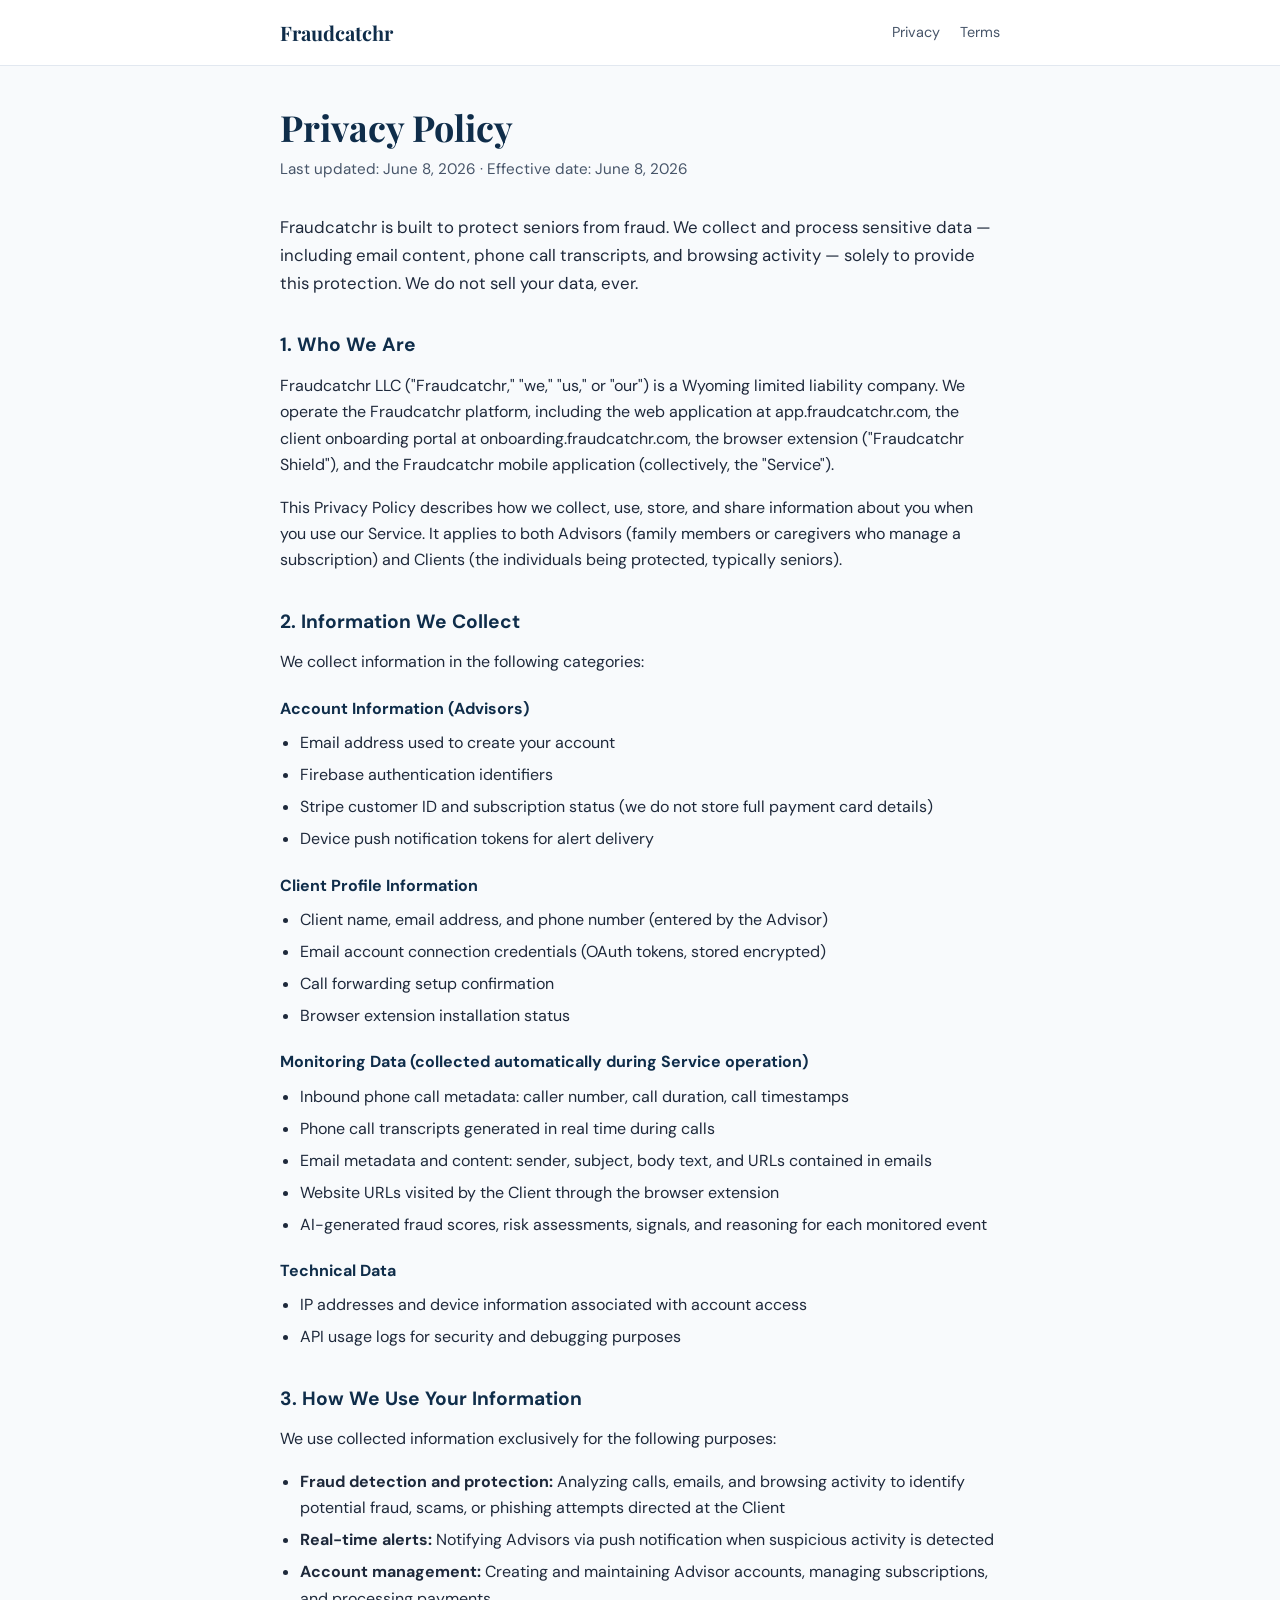
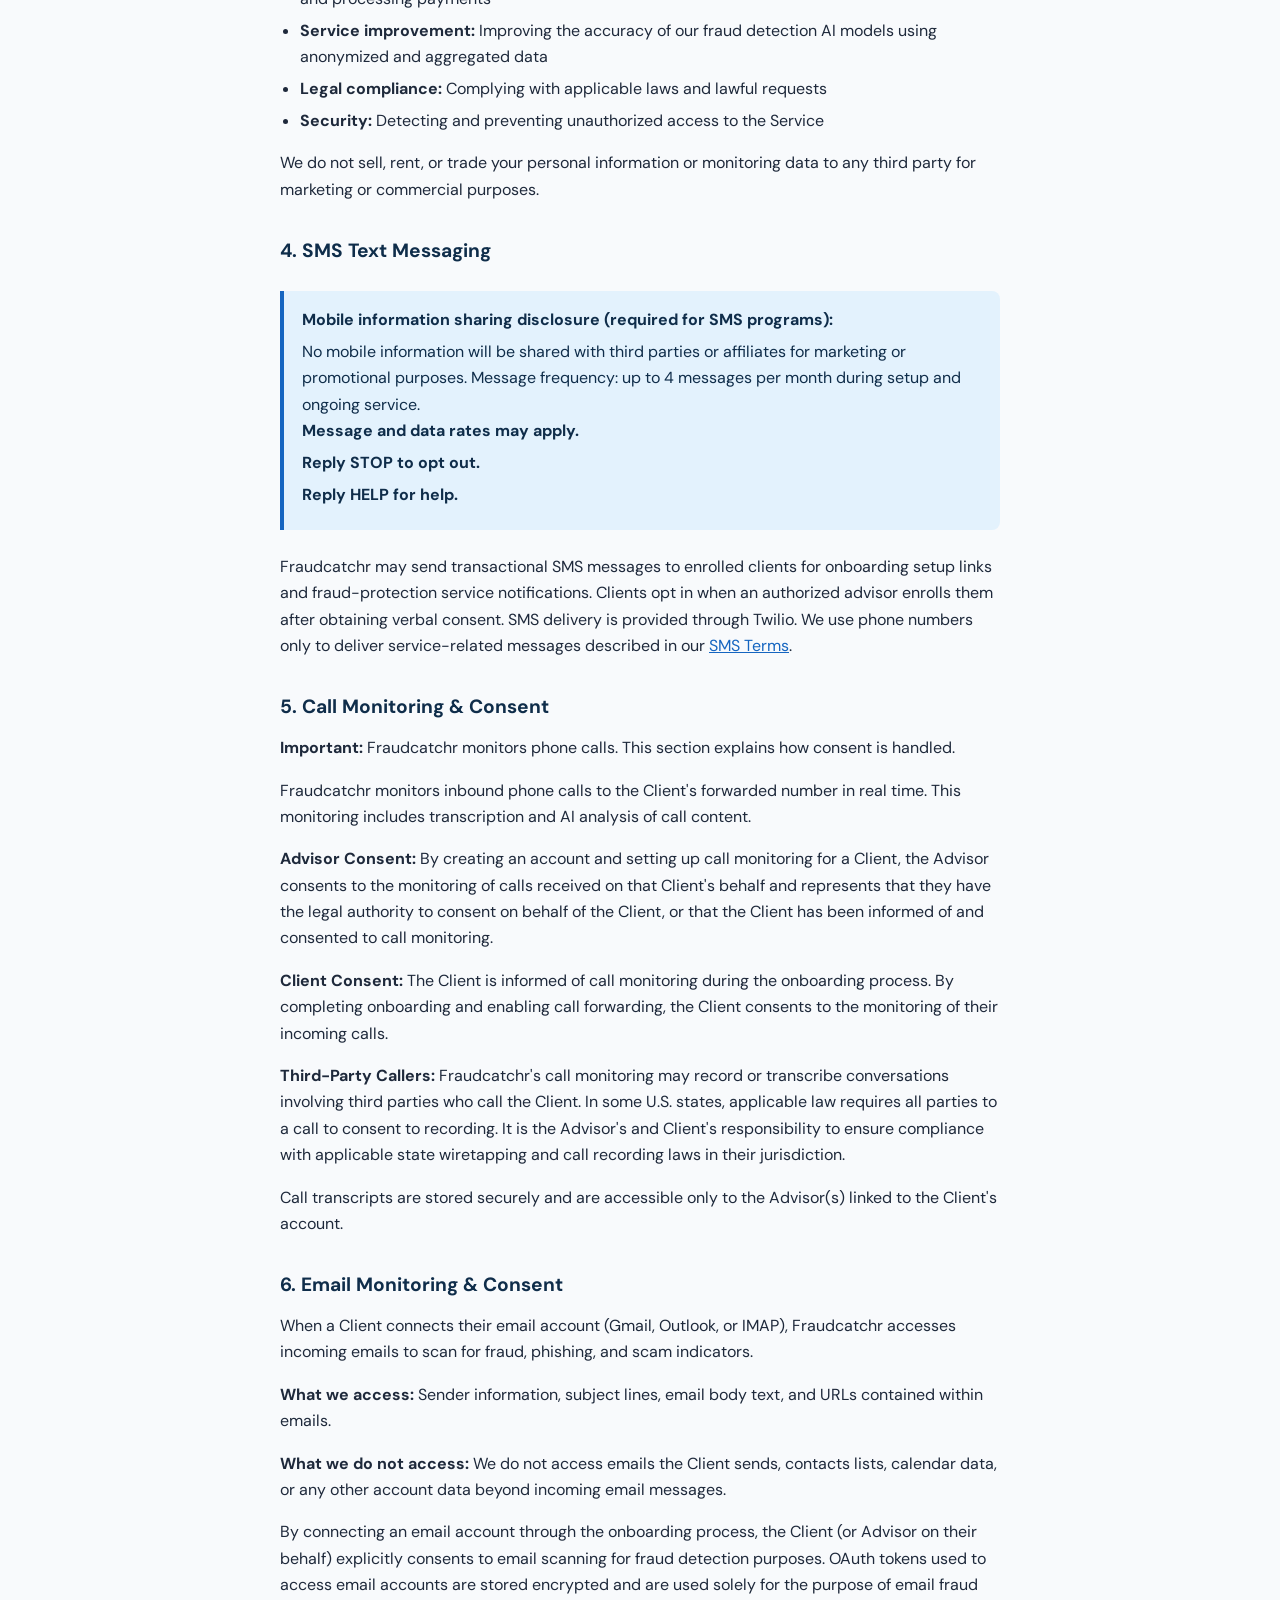
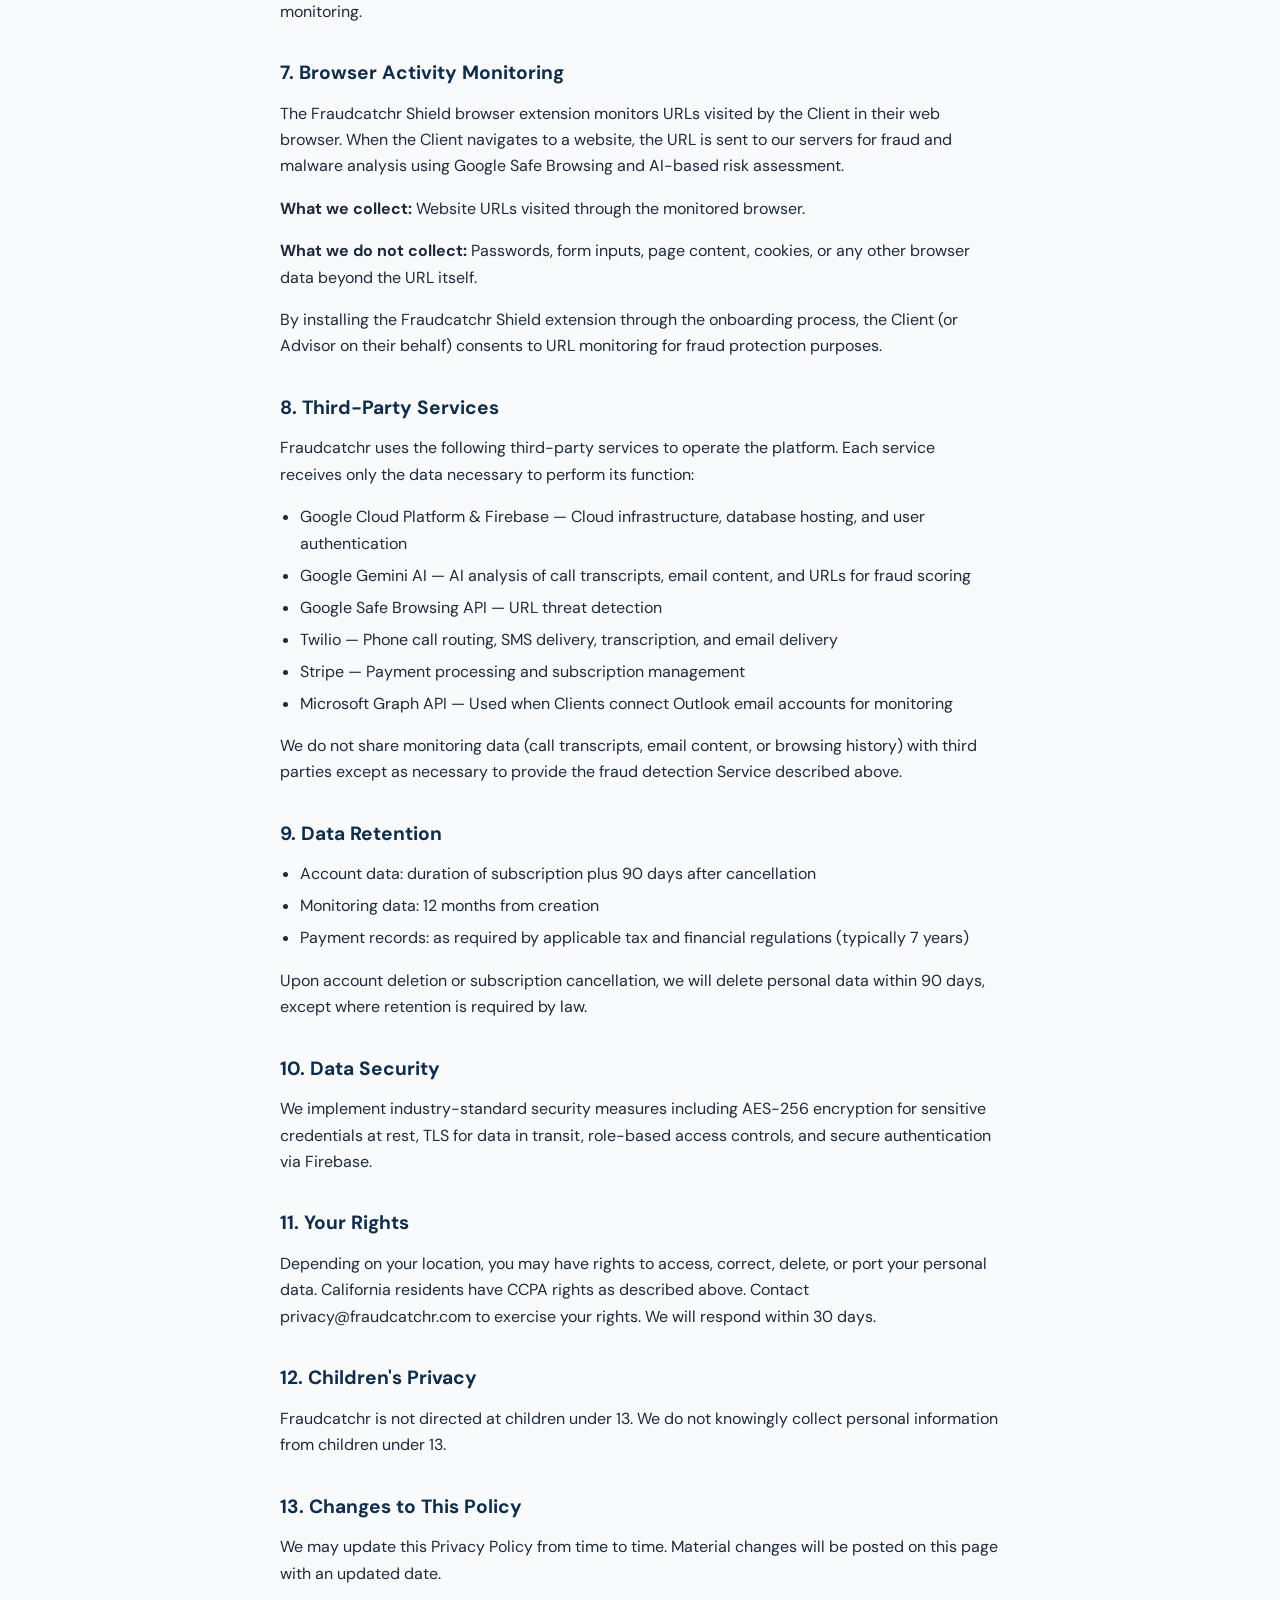
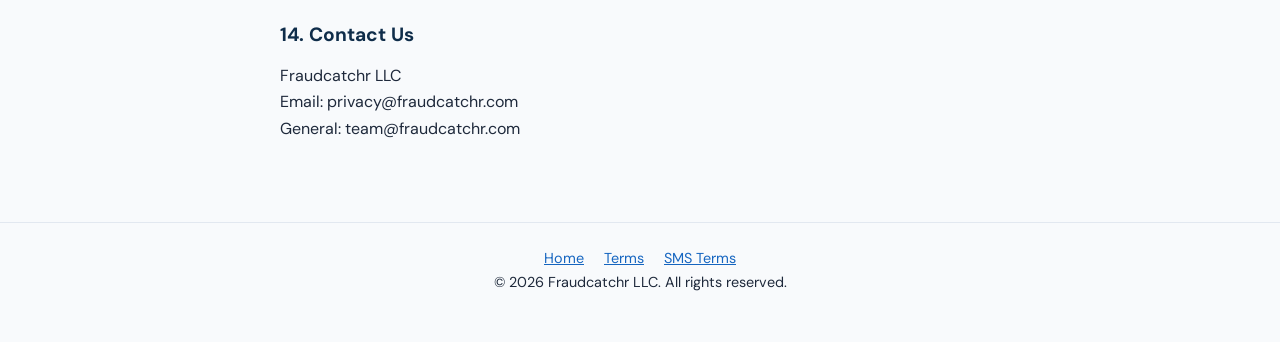
<file: privacy-policy/index.html>
<!DOCTYPE html>
<html lang="en">
  <head>
    <meta charset="UTF-8" />
    <meta name="viewport" content="width=device-width, initial-scale=1.0" />
    <title>Privacy Policy — Fraudcatchr</title>
    <meta name="description" content="Fraudcatchr Privacy Policy." />
    <link rel="stylesheet" href="/assets/legal.css" />
  </head>
  <body>
    <header>
      <div class="header-inner">
        <a class="logo" href="https://fraudcatchr.com">Fraudcatchr</a>
        <nav>
          <a href="https://fraudcatchr.com/privacy-policy">Privacy</a>
          <a href="https://fraudcatchr.com/terms">Terms</a>
        </nav>
      </div>
    </header>

    <main>
      <h1>Privacy Policy</h1>
      <p class="meta">Last updated: June 8, 2026 · Effective date: June 8, 2026</p>

      <p class="lead">
        Fraudcatchr is built to protect seniors from fraud. We collect and process sensitive data —
        including email content, phone call transcripts, and browsing activity — solely to provide
        this protection. We do not sell your data, ever.
      </p>

      <h2>1. Who We Are</h2>
      <p>
        Fraudcatchr LLC ("Fraudcatchr," "we," "us," or "our") is a Wyoming limited liability
        company. We operate the Fraudcatchr platform, including the web application at
        app.fraudcatchr.com, the client onboarding portal at onboarding.fraudcatchr.com, the
        browser extension ("Fraudcatchr Shield"), and the Fraudcatchr mobile application
        (collectively, the "Service").
      </p>
      <p>
        This Privacy Policy describes how we collect, use, store, and share information about you
        when you use our Service. It applies to both Advisors (family members or caregivers who
        manage a subscription) and Clients (the individuals being protected, typically seniors).
      </p>

      <h2>2. Information We Collect</h2>
      <p>We collect information in the following categories:</p>

      <h3>Account Information (Advisors)</h3>
      <ul>
        <li>Email address used to create your account</li>
        <li>Firebase authentication identifiers</li>
        <li>Stripe customer ID and subscription status (we do not store full payment card details)</li>
        <li>Device push notification tokens for alert delivery</li>
      </ul>

      <h3>Client Profile Information</h3>
      <ul>
        <li>Client name, email address, and phone number (entered by the Advisor)</li>
        <li>Email account connection credentials (OAuth tokens, stored encrypted)</li>
        <li>Call forwarding setup confirmation</li>
        <li>Browser extension installation status</li>
      </ul>

      <h3>Monitoring Data (collected automatically during Service operation)</h3>
      <ul>
        <li>Inbound phone call metadata: caller number, call duration, call timestamps</li>
        <li>Phone call transcripts generated in real time during calls</li>
        <li>Email metadata and content: sender, subject, body text, and URLs contained in emails</li>
        <li>Website URLs visited by the Client through the browser extension</li>
        <li>AI-generated fraud scores, risk assessments, signals, and reasoning for each monitored event</li>
      </ul>

      <h3>Technical Data</h3>
      <ul>
        <li>IP addresses and device information associated with account access</li>
        <li>API usage logs for security and debugging purposes</li>
      </ul>

      <h2>3. How We Use Your Information</h2>
      <p>We use collected information exclusively for the following purposes:</p>
      <ul>
        <li>
          <strong>Fraud detection and protection:</strong> Analyzing calls, emails, and browsing
          activity to identify potential fraud, scams, or phishing attempts directed at the Client
        </li>
        <li>
          <strong>Real-time alerts:</strong> Notifying Advisors via push notification when
          suspicious activity is detected
        </li>
        <li>
          <strong>Account management:</strong> Creating and maintaining Advisor accounts, managing
          subscriptions, and processing payments
        </li>
        <li>
          <strong>Service improvement:</strong> Improving the accuracy of our fraud detection AI
          models using anonymized and aggregated data
        </li>
        <li><strong>Legal compliance:</strong> Complying with applicable laws and lawful requests</li>
        <li><strong>Security:</strong> Detecting and preventing unauthorized access to the Service</li>
      </ul>
      <p>
        We do not sell, rent, or trade your personal information or monitoring data to any third
        party for marketing or commercial purposes.
      </p>

      <h2>4. SMS Text Messaging</h2>
      <div class="callout">
        <strong>Mobile information sharing disclosure (required for SMS programs):</strong>
        No mobile information will be shared with third parties or affiliates for marketing or
        promotional purposes. Message frequency: up to 4 messages per month during setup and
        ongoing service. <strong>Message and data rates may apply.</strong>
        <strong>Reply STOP to opt out.</strong> <strong>Reply HELP for help.</strong>
      </div>
      <p>
        Fraudcatchr may send transactional SMS messages to enrolled clients for onboarding setup
        links and fraud-protection service notifications. Clients opt in when an authorized advisor
        enrolls them after obtaining verbal consent. SMS delivery is provided through Twilio. We use
        phone numbers only to deliver service-related messages described in our
        <a href="https://fraudcatchr.com/sms-terms">SMS Terms</a>.
      </p>

      <h2>5. Call Monitoring &amp; Consent</h2>
      <p><strong>Important:</strong> Fraudcatchr monitors phone calls. This section explains how consent is handled.</p>
      <p>
        Fraudcatchr monitors inbound phone calls to the Client's forwarded number in real time.
        This monitoring includes transcription and AI analysis of call content.
      </p>
      <p>
        <strong>Advisor Consent:</strong> By creating an account and setting up call monitoring for
        a Client, the Advisor consents to the monitoring of calls received on that Client's behalf
        and represents that they have the legal authority to consent on behalf of the Client, or
        that the Client has been informed of and consented to call monitoring.
      </p>
      <p>
        <strong>Client Consent:</strong> The Client is informed of call monitoring during the
        onboarding process. By completing onboarding and enabling call forwarding, the Client
        consents to the monitoring of their incoming calls.
      </p>
      <p>
        <strong>Third-Party Callers:</strong> Fraudcatchr's call monitoring may record or transcribe
        conversations involving third parties who call the Client. In some U.S. states, applicable
        law requires all parties to a call to consent to recording. It is the Advisor's and Client's
        responsibility to ensure compliance with applicable state wiretapping and call recording
        laws in their jurisdiction.
      </p>
      <p>
        Call transcripts are stored securely and are accessible only to the Advisor(s) linked to the
        Client's account.
      </p>

      <h2>6. Email Monitoring &amp; Consent</h2>
      <p>
        When a Client connects their email account (Gmail, Outlook, or IMAP), Fraudcatchr accesses
        incoming emails to scan for fraud, phishing, and scam indicators.
      </p>
      <p>
        <strong>What we access:</strong> Sender information, subject lines, email body text, and URLs
        contained within emails.
      </p>
      <p>
        <strong>What we do not access:</strong> We do not access emails the Client sends, contacts
        lists, calendar data, or any other account data beyond incoming email messages.
      </p>
      <p>
        By connecting an email account through the onboarding process, the Client (or Advisor on
        their behalf) explicitly consents to email scanning for fraud detection purposes. OAuth
        tokens used to access email accounts are stored encrypted and are used solely for the
        purpose of email fraud monitoring.
      </p>

      <h2>7. Browser Activity Monitoring</h2>
      <p>
        The Fraudcatchr Shield browser extension monitors URLs visited by the Client in their web
        browser. When the Client navigates to a website, the URL is sent to our servers for fraud
        and malware analysis using Google Safe Browsing and AI-based risk assessment.
      </p>
      <p><strong>What we collect:</strong> Website URLs visited through the monitored browser.</p>
      <p>
        <strong>What we do not collect:</strong> Passwords, form inputs, page content, cookies, or
        any other browser data beyond the URL itself.
      </p>
      <p>
        By installing the Fraudcatchr Shield extension through the onboarding process, the Client
        (or Advisor on their behalf) consents to URL monitoring for fraud protection purposes.
      </p>

      <h2>8. Third-Party Services</h2>
      <p>
        Fraudcatchr uses the following third-party services to operate the platform. Each service
        receives only the data necessary to perform its function:
      </p>
      <ul>
        <li>Google Cloud Platform &amp; Firebase — Cloud infrastructure, database hosting, and user authentication</li>
        <li>Google Gemini AI — AI analysis of call transcripts, email content, and URLs for fraud scoring</li>
        <li>Google Safe Browsing API — URL threat detection</li>
        <li>Twilio — Phone call routing, SMS delivery, transcription, and email delivery</li>
        <li>Stripe — Payment processing and subscription management</li>
        <li>Microsoft Graph API — Used when Clients connect Outlook email accounts for monitoring</li>
      </ul>
      <p>
        We do not share monitoring data (call transcripts, email content, or browsing history) with
        third parties except as necessary to provide the fraud detection Service described above.
      </p>

      <h2>9. Data Retention</h2>
      <ul>
        <li>Account data: duration of subscription plus 90 days after cancellation</li>
        <li>Monitoring data: 12 months from creation</li>
        <li>Payment records: as required by applicable tax and financial regulations (typically 7 years)</li>
      </ul>
      <p>
        Upon account deletion or subscription cancellation, we will delete personal data within 90
        days, except where retention is required by law.
      </p>

      <h2>10. Data Security</h2>
      <p>
        We implement industry-standard security measures including AES-256 encryption for sensitive
        credentials at rest, TLS for data in transit, role-based access controls, and secure
        authentication via Firebase.
      </p>

      <h2>11. Your Rights</h2>
      <p>
        Depending on your location, you may have rights to access, correct, delete, or port your
        personal data. California residents have CCPA rights as described above. Contact
        privacy@fraudcatchr.com to exercise your rights. We will respond within 30 days.
      </p>

      <h2>12. Children's Privacy</h2>
      <p>
        Fraudcatchr is not directed at children under 13. We do not knowingly collect personal
        information from children under 13.
      </p>

      <h2>13. Changes to This Policy</h2>
      <p>
        We may update this Privacy Policy from time to time. Material changes will be posted on
        this page with an updated date.
      </p>

      <h2>14. Contact Us</h2>
      <p>
        Fraudcatchr LLC<br />
        Email: privacy@fraudcatchr.com<br />
        General: team@fraudcatchr.com
      </p>
    </main>

    <footer>
      <a href="https://fraudcatchr.com">Home</a>
      <a href="https://fraudcatchr.com/terms">Terms</a>
      <a href="https://fraudcatchr.com/sms-terms">SMS Terms</a>
      <p>© 2026 Fraudcatchr LLC. All rights reserved.</p>
    </footer>
  </body>
</html>
</file>
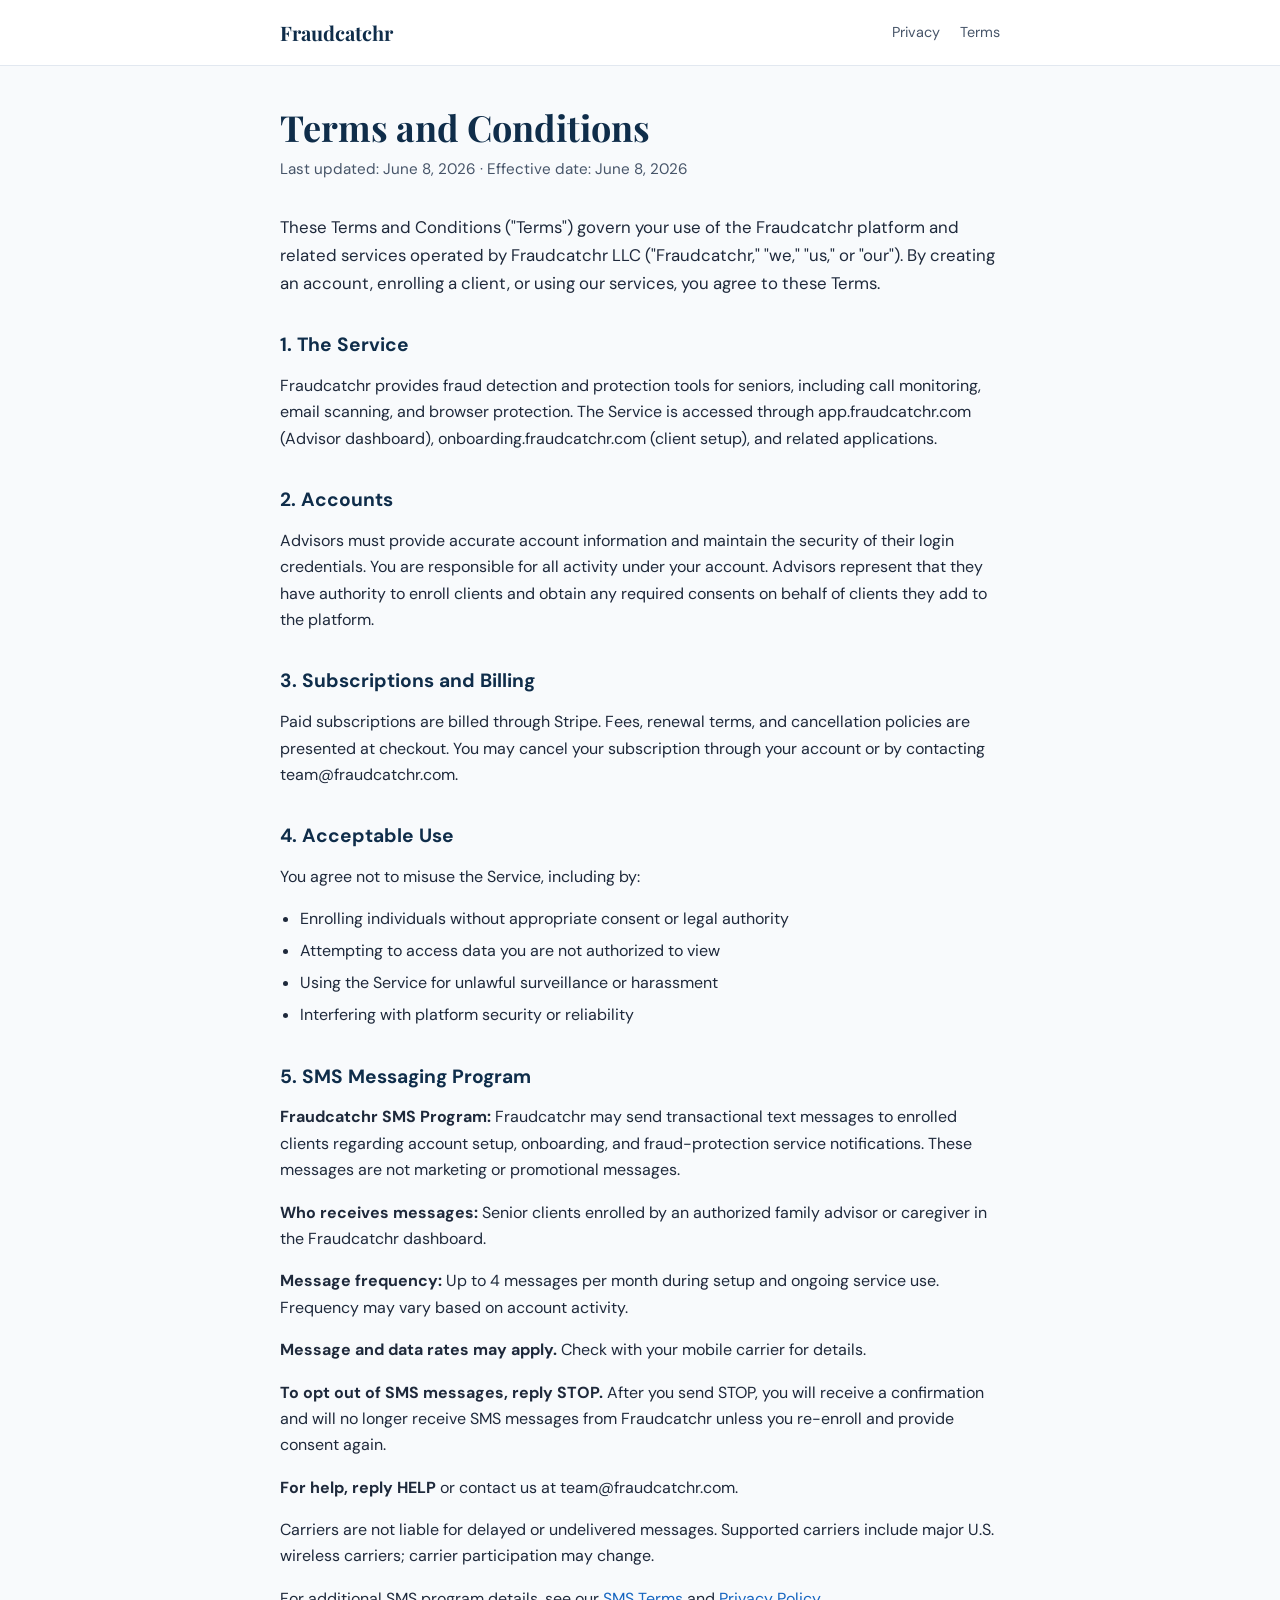
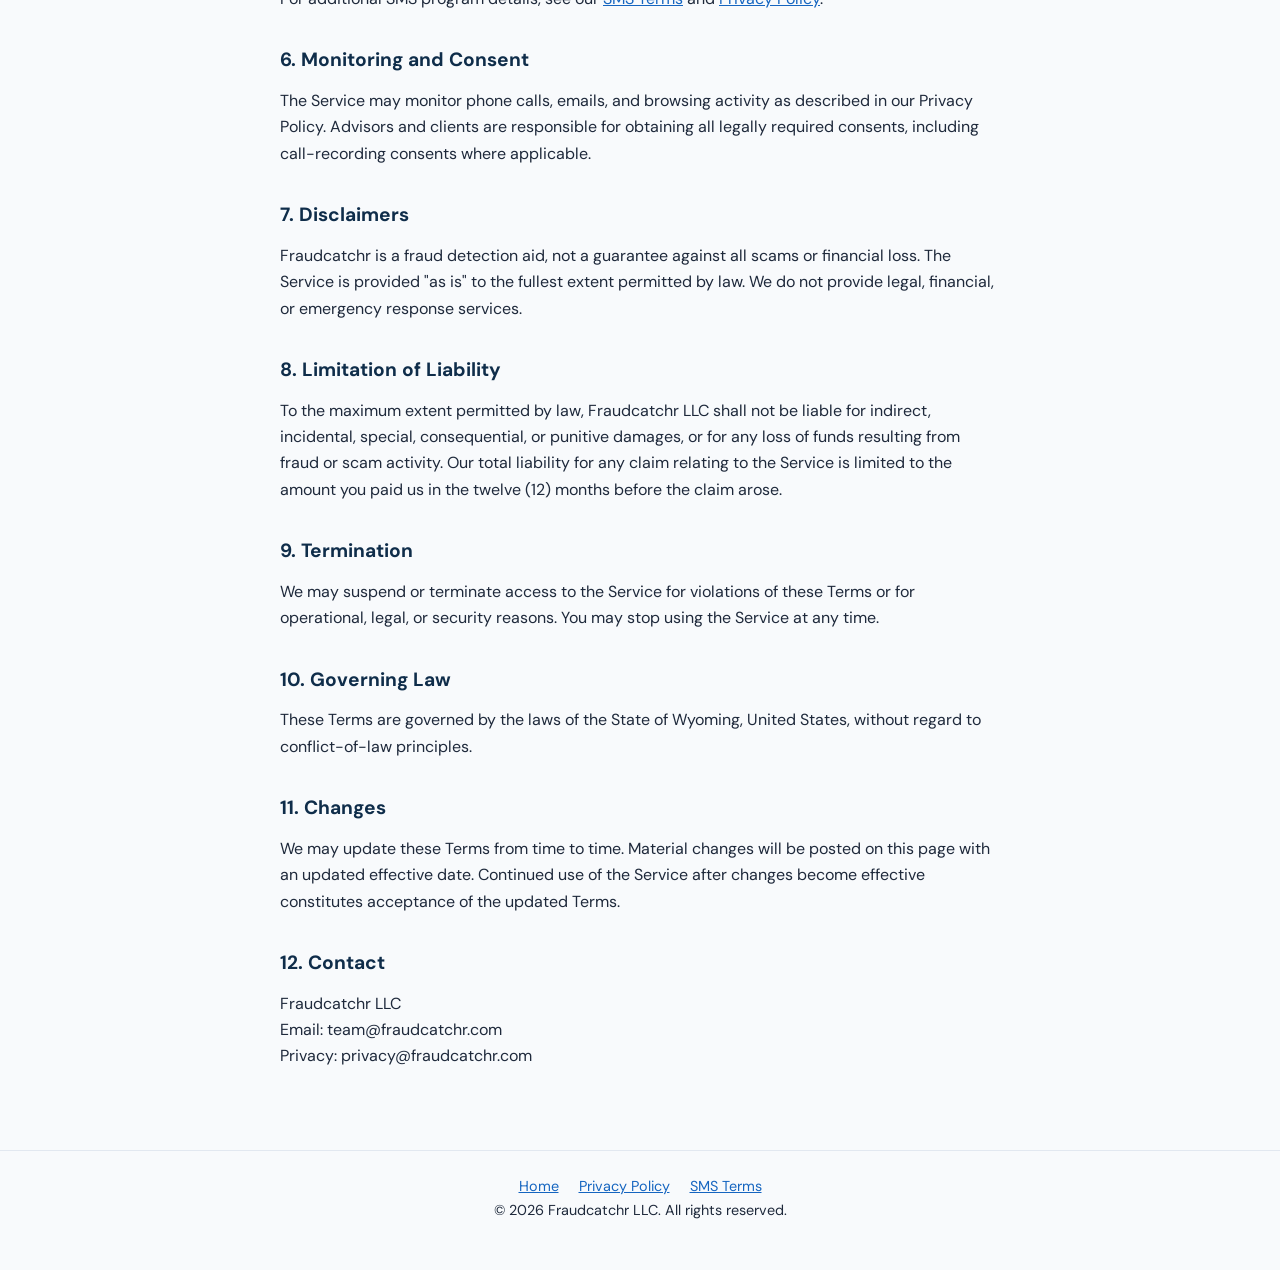
<file: terms/index.html>
<!DOCTYPE html>
<html lang="en">
  <head>
    <meta charset="UTF-8" />
    <meta name="viewport" content="width=device-width, initial-scale=1.0" />
    <title>Terms and Conditions — Fraudcatchr</title>
    <meta
      name="description"
      content="Terms and Conditions for Fraudcatchr fraud protection services, including SMS messaging program terms."
    />
    <link rel="stylesheet" href="/assets/legal.css" />
  </head>
  <body>
    <header>
      <div class="header-inner">
        <a class="logo" href="https://fraudcatchr.com">Fraudcatchr</a>
        <nav>
          <a href="https://fraudcatchr.com/privacy-policy">Privacy</a>
          <a href="https://fraudcatchr.com/terms">Terms</a>
        </nav>
      </div>
    </header>

    <main>
      <h1>Terms and Conditions</h1>
      <p class="meta">Last updated: June 8, 2026 · Effective date: June 8, 2026</p>

      <p class="lead">
        These Terms and Conditions ("Terms") govern your use of the Fraudcatchr platform and related
        services operated by Fraudcatchr LLC ("Fraudcatchr," "we," "us," or "our"). By creating an
        account, enrolling a client, or using our services, you agree to these Terms.
      </p>

      <h2>1. The Service</h2>
      <p>
        Fraudcatchr provides fraud detection and protection tools for seniors, including call
        monitoring, email scanning, and browser protection. The Service is accessed through
        app.fraudcatchr.com (Advisor dashboard), onboarding.fraudcatchr.com (client setup), and
        related applications.
      </p>

      <h2>2. Accounts</h2>
      <p>
        Advisors must provide accurate account information and maintain the security of their login
        credentials. You are responsible for all activity under your account. Advisors represent
        that they have authority to enroll clients and obtain any required consents on behalf of
        clients they add to the platform.
      </p>

      <h2>3. Subscriptions and Billing</h2>
      <p>
        Paid subscriptions are billed through Stripe. Fees, renewal terms, and cancellation
        policies are presented at checkout. You may cancel your subscription through your account
        or by contacting team@fraudcatchr.com.
      </p>

      <h2>4. Acceptable Use</h2>
      <p>You agree not to misuse the Service, including by:</p>
      <ul>
        <li>Enrolling individuals without appropriate consent or legal authority</li>
        <li>Attempting to access data you are not authorized to view</li>
        <li>Using the Service for unlawful surveillance or harassment</li>
        <li>Interfering with platform security or reliability</li>
      </ul>

      <h2>5. SMS Messaging Program</h2>
      <p>
        <strong>Fraudcatchr SMS Program:</strong> Fraudcatchr may send transactional text messages
        to enrolled clients regarding account setup, onboarding, and fraud-protection service
        notifications. These messages are not marketing or promotional messages.
      </p>
      <p><strong>Who receives messages:</strong> Senior clients enrolled by an authorized family
        advisor or caregiver in the Fraudcatchr dashboard.</p>
      <p><strong>Message frequency:</strong> Up to 4 messages per month during setup and ongoing
        service use. Frequency may vary based on account activity.</p>
      <p><strong>Message and data rates may apply.</strong> Check with your mobile carrier for
        details.</p>
      <p>
        <strong>To opt out of SMS messages, reply STOP.</strong> After you send STOP, you will
        receive a confirmation and will no longer receive SMS messages from Fraudcatchr unless you
        re-enroll and provide consent again.
      </p>
      <p>
        <strong>For help, reply HELP</strong> or contact us at team@fraudcatchr.com.
      </p>
      <p>
        Carriers are not liable for delayed or undelivered messages. Supported carriers include
        major U.S. wireless carriers; carrier participation may change.
      </p>
      <p>
        For additional SMS program details, see our
        <a href="https://fraudcatchr.com/sms-terms">SMS Terms</a> and
        <a href="https://fraudcatchr.com/privacy-policy">Privacy Policy</a>.
      </p>

      <h2>6. Monitoring and Consent</h2>
      <p>
        The Service may monitor phone calls, emails, and browsing activity as described in our
        Privacy Policy. Advisors and clients are responsible for obtaining all legally required
        consents, including call-recording consents where applicable.
      </p>

      <h2>7. Disclaimers</h2>
      <p>
        Fraudcatchr is a fraud detection aid, not a guarantee against all scams or financial loss.
        The Service is provided "as is" to the fullest extent permitted by law. We do not provide
        legal, financial, or emergency response services.
      </p>

      <h2>8. Limitation of Liability</h2>
      <p>
        To the maximum extent permitted by law, Fraudcatchr LLC shall not be liable for indirect,
        incidental, special, consequential, or punitive damages, or for any loss of funds resulting
        from fraud or scam activity. Our total liability for any claim relating to the Service is
        limited to the amount you paid us in the twelve (12) months before the claim arose.
      </p>

      <h2>9. Termination</h2>
      <p>
        We may suspend or terminate access to the Service for violations of these Terms or for
        operational, legal, or security reasons. You may stop using the Service at any time.
      </p>

      <h2>10. Governing Law</h2>
      <p>
        These Terms are governed by the laws of the State of Wyoming, United States, without regard
        to conflict-of-law principles.
      </p>

      <h2>11. Changes</h2>
      <p>
        We may update these Terms from time to time. Material changes will be posted on this page
        with an updated effective date. Continued use of the Service after changes become effective
        constitutes acceptance of the updated Terms.
      </p>

      <h2>12. Contact</h2>
      <p>
        Fraudcatchr LLC<br />
        Email: team@fraudcatchr.com<br />
        Privacy: privacy@fraudcatchr.com
      </p>
    </main>

    <footer>
      <a href="https://fraudcatchr.com">Home</a>
      <a href="https://fraudcatchr.com/privacy-policy">Privacy Policy</a>
      <a href="https://fraudcatchr.com/sms-terms">SMS Terms</a>
      <p>© 2026 Fraudcatchr LLC. All rights reserved.</p>
    </footer>
  </body>
</html>
</file>
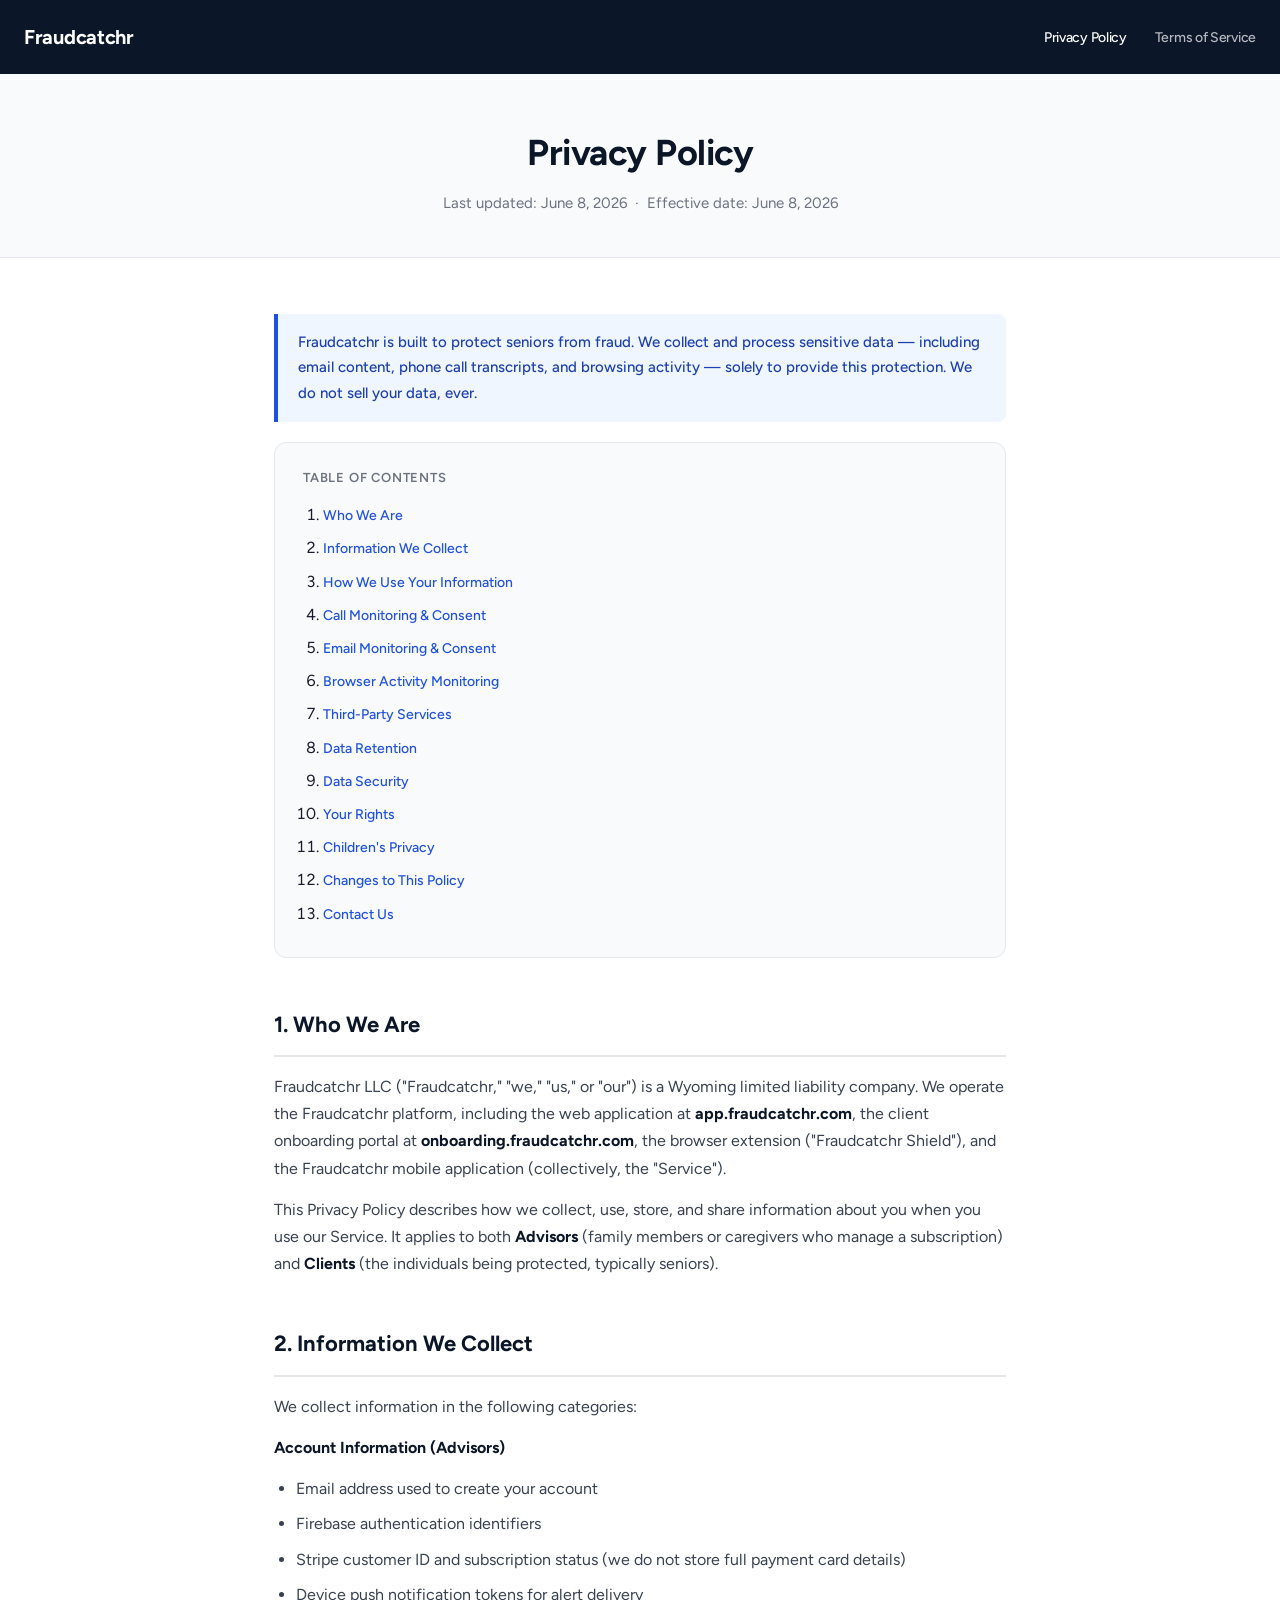
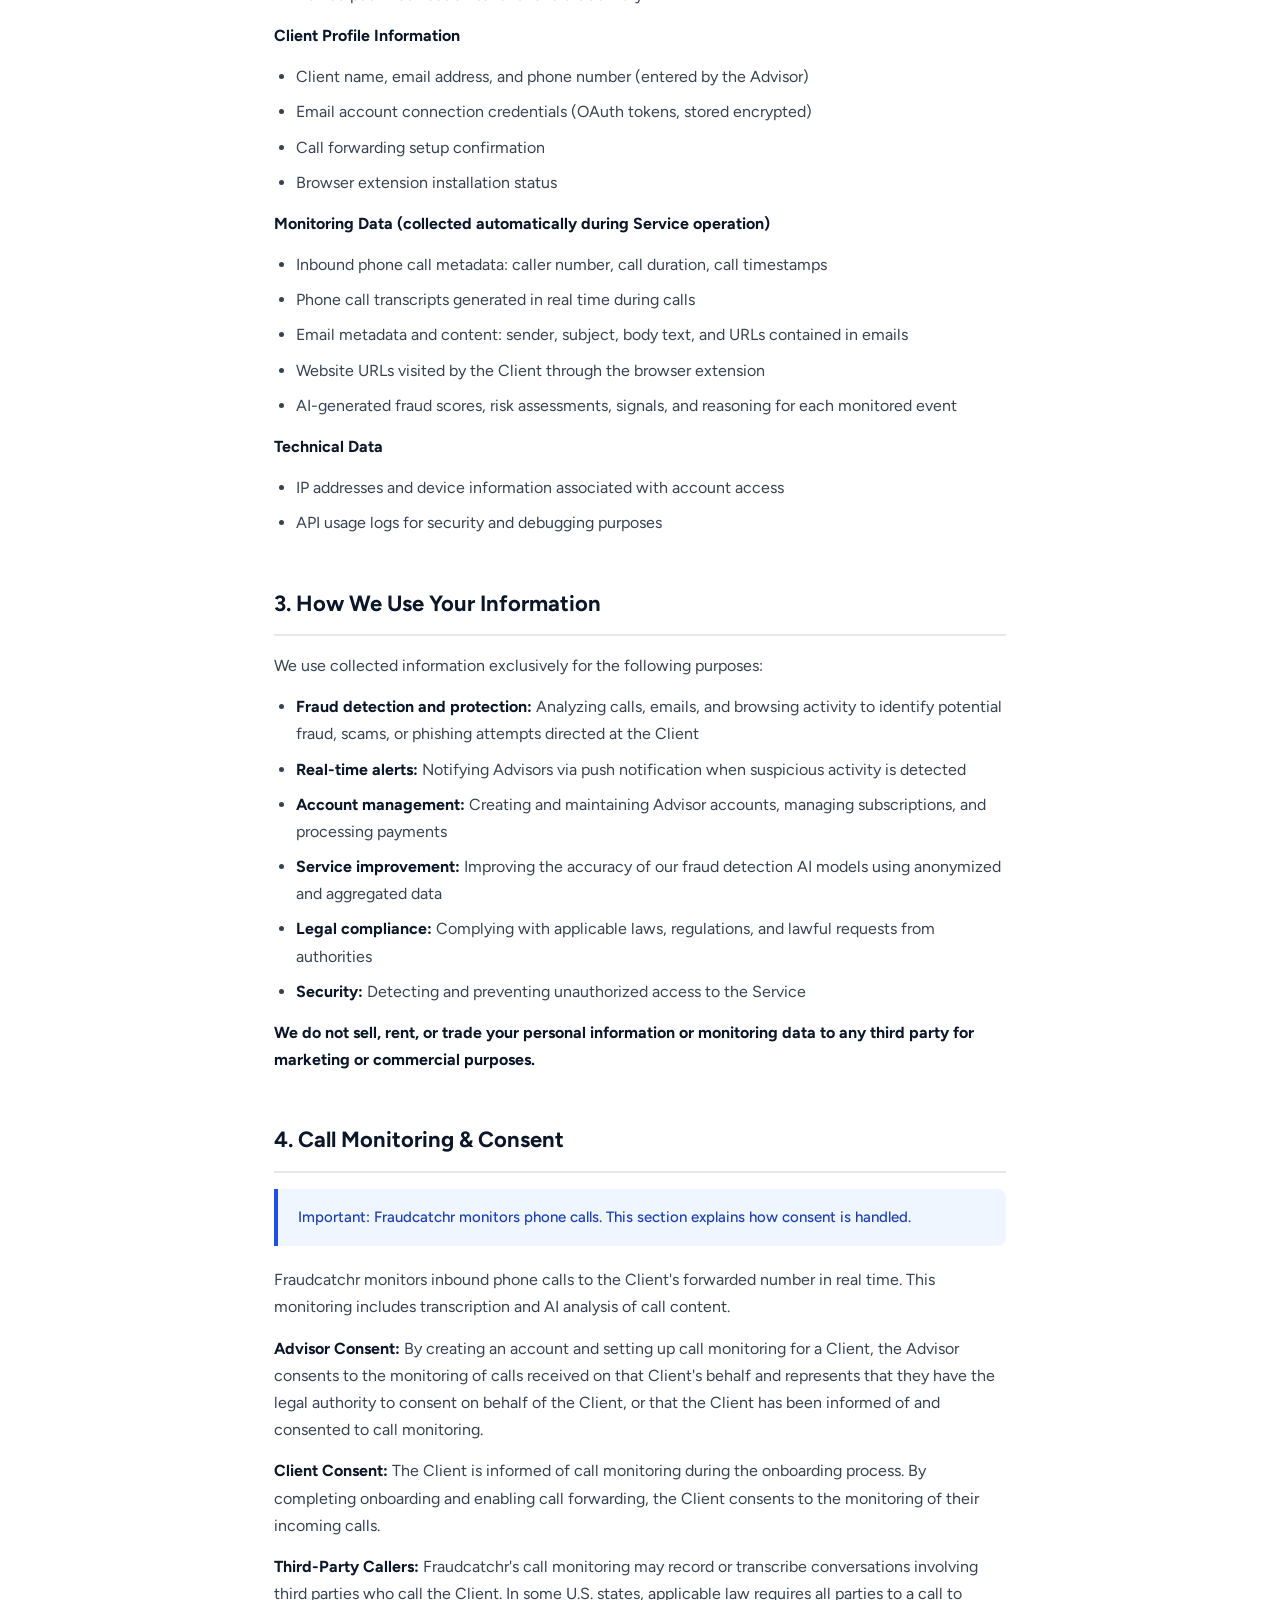
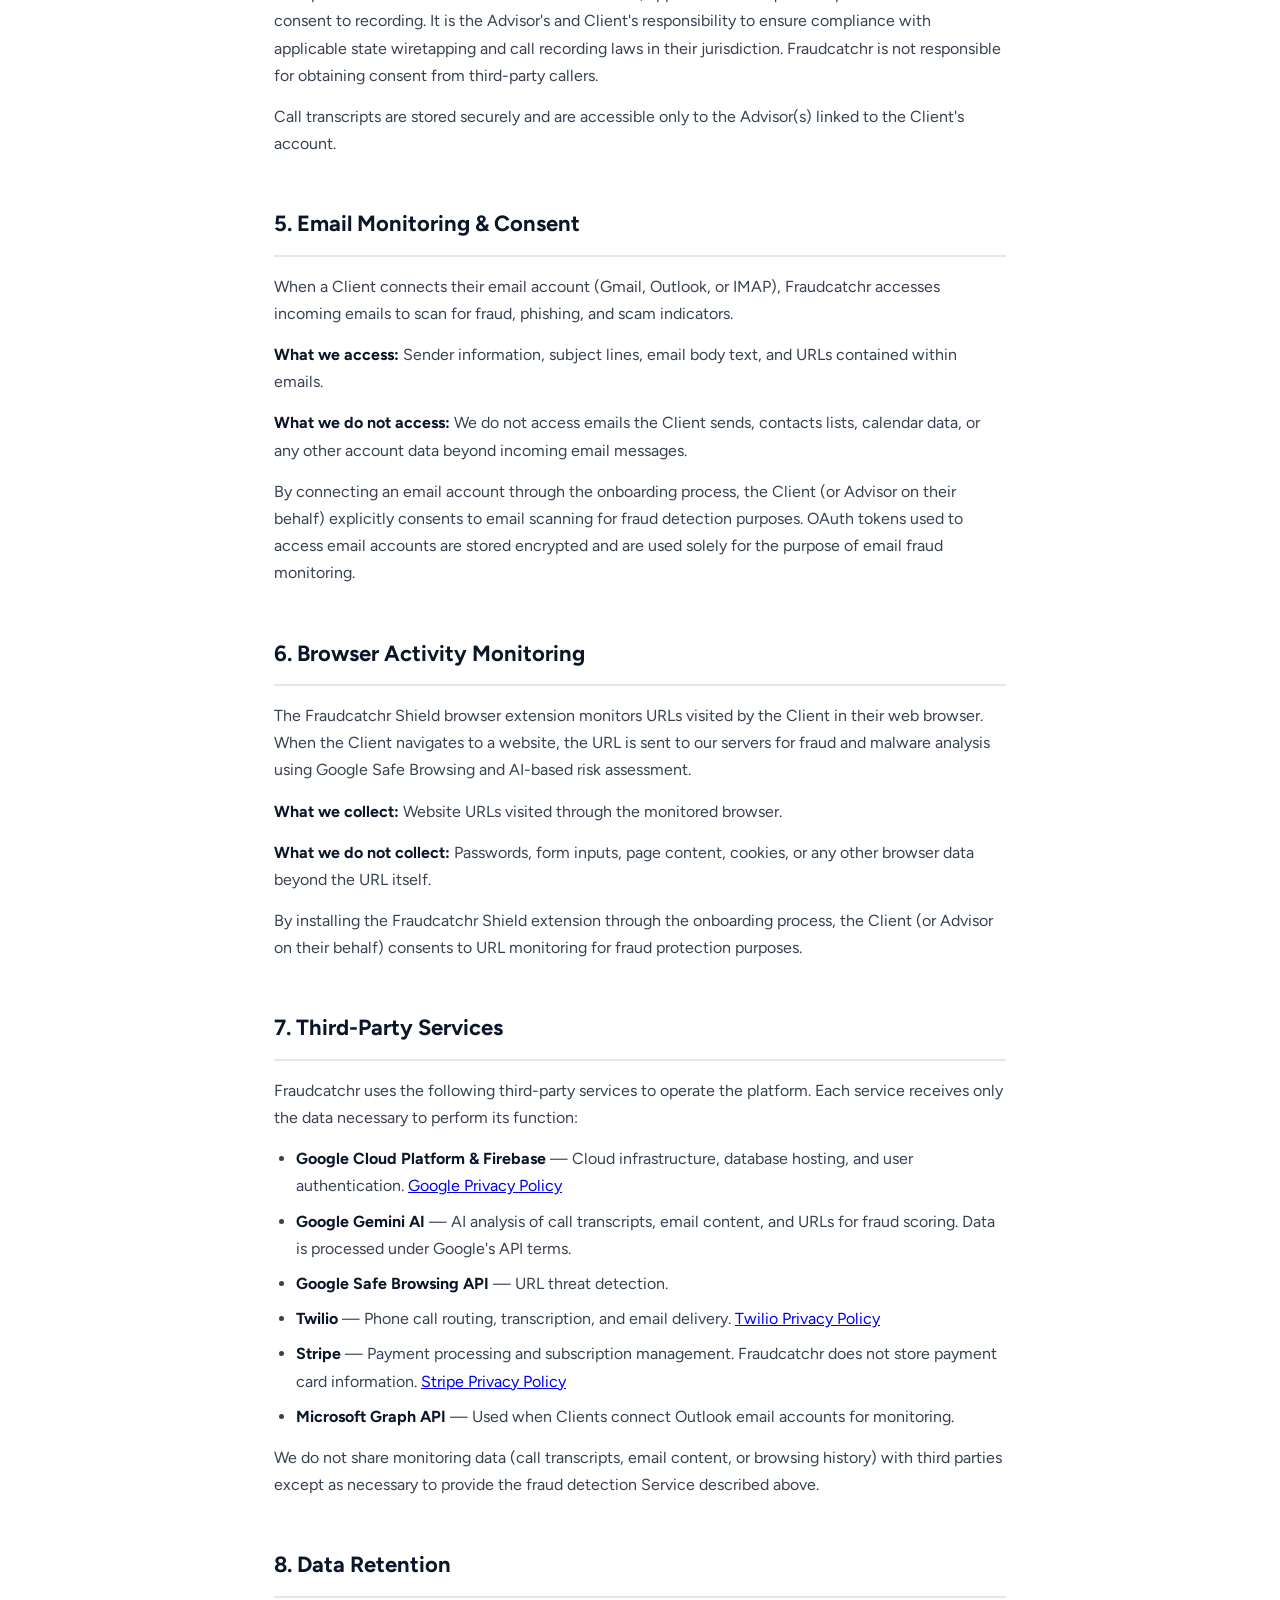
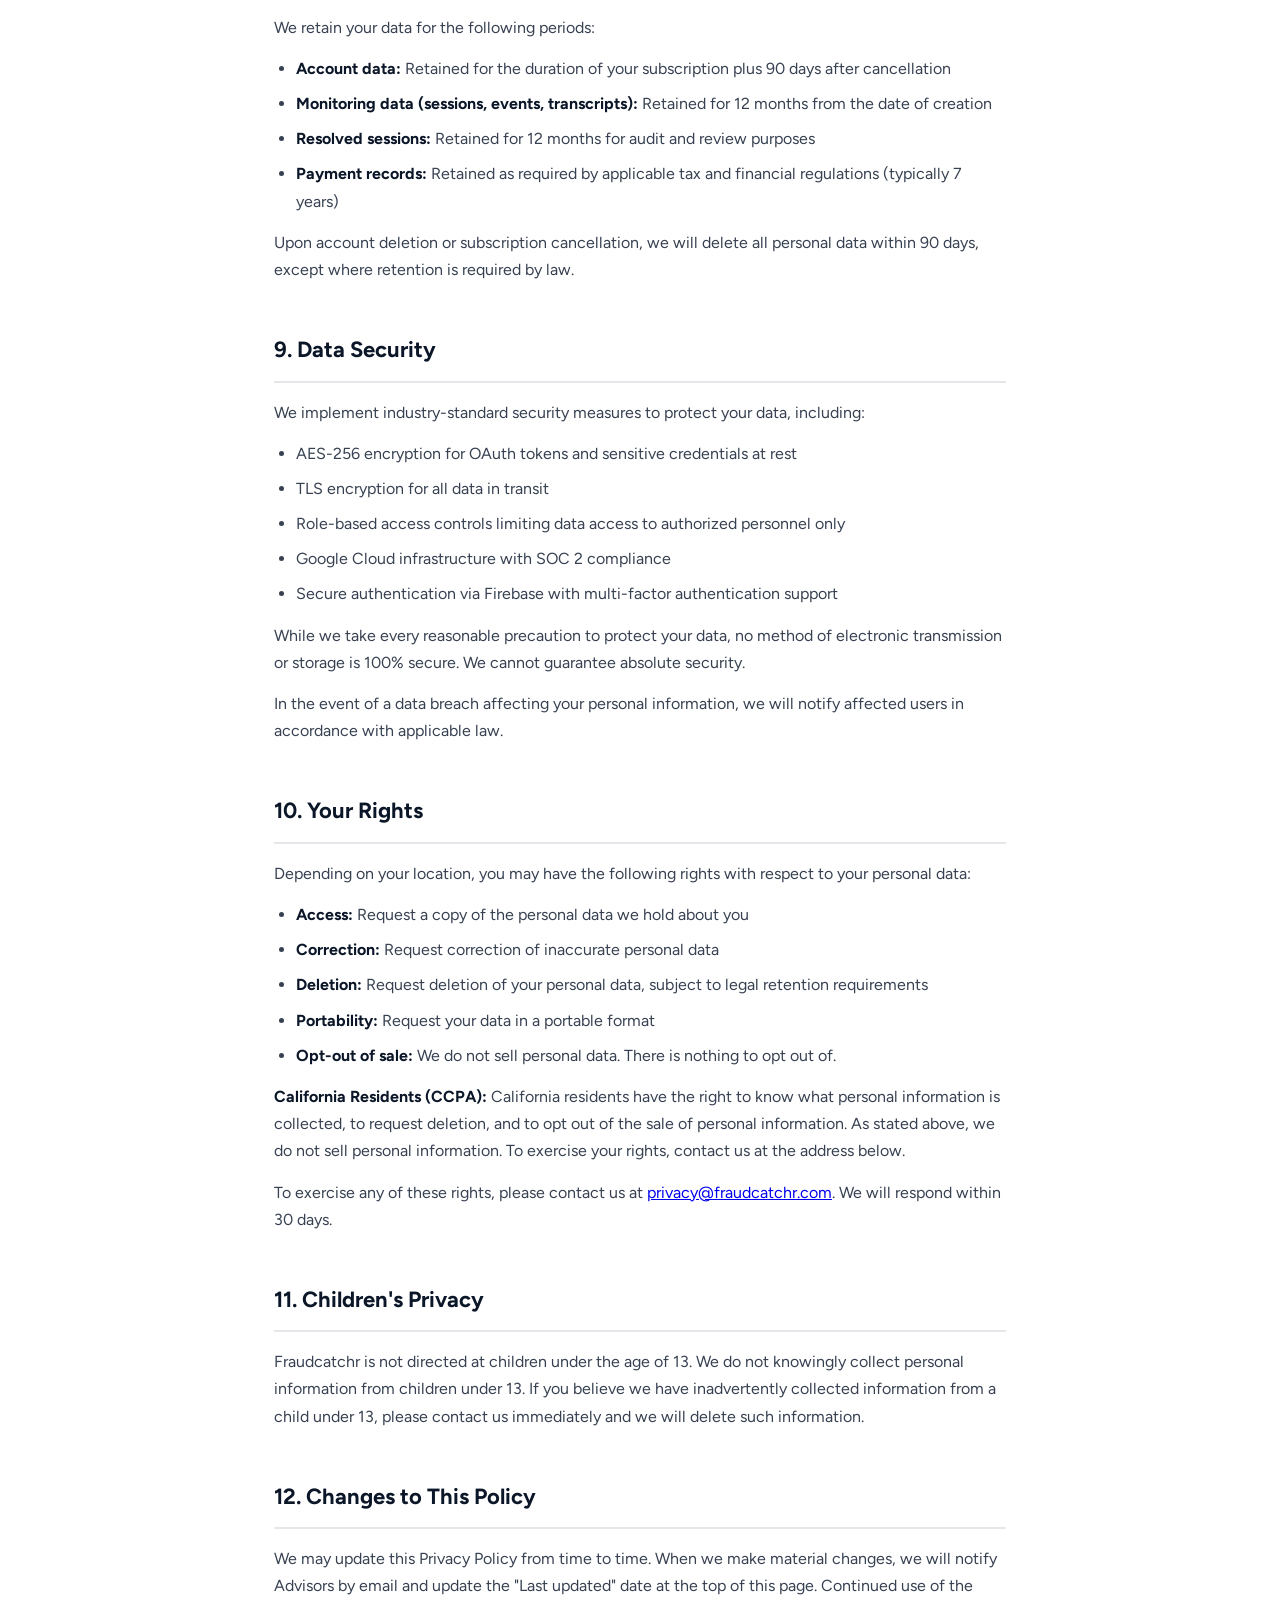
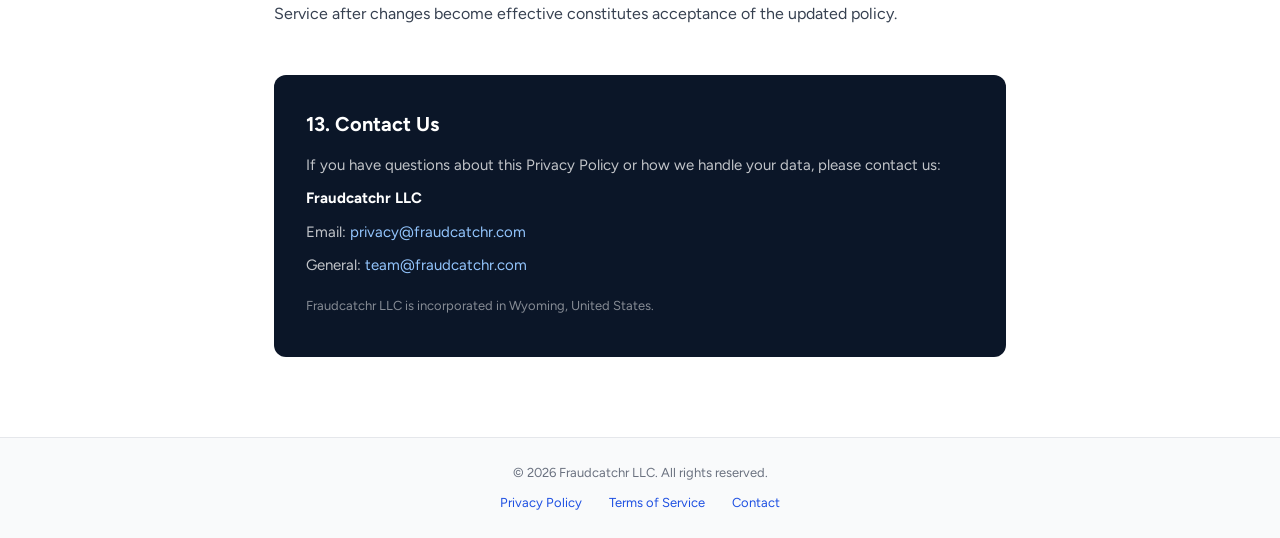
<file: privacy-policy.html>
<!DOCTYPE html>
<html lang="en">
<head>
  <meta charset="UTF-8" />
  <meta name="viewport" content="width=device-width, initial-scale=1.0" />
  <title>Privacy Policy — Fraudcatchr</title>
  <link rel="preconnect" href="https://fonts.googleapis.com" />
  <link rel="preconnect" href="https://fonts.gstatic.com" crossorigin />
  <link href="https://fonts.googleapis.com/css2?family=Figtree:wght@400;500;600;700&display=swap" rel="stylesheet" />
  <style>
    *, *::before, *::after { box-sizing: border-box; margin: 0; padding: 0; }

    :root {
      --navy: #0B1628;
      --blue: #1E50E2;
      --text: #1a1a2e;
      --muted: #6B7280;
      --border: #E5E7EB;
      --bg: #F9FAFB;
    }

    body {
      font-family: 'Figtree', sans-serif;
      color: var(--text);
      background: #fff;
      line-height: 1.7;
      font-size: 16px;
    }

    header {
      background: var(--navy);
      padding: 20px 24px;
      display: flex;
      align-items: center;
      justify-content: space-between;
    }

    header a {
      color: #fff;
      text-decoration: none;
      font-weight: 700;
      font-size: 20px;
      letter-spacing: -0.3px;
    }

    header nav a {
      color: rgba(255,255,255,0.7);
      text-decoration: none;
      font-size: 14px;
      font-weight: 500;
      margin-left: 24px;
      transition: color 0.2s;
    }

    header nav a:hover { color: #fff; }
    header nav a.active { color: #fff; }

    .hero {
      background: var(--bg);
      border-bottom: 1px solid var(--border);
      padding: 48px 24px 40px;
      text-align: center;
    }

    .hero h1 {
      font-size: 36px;
      font-weight: 700;
      color: var(--navy);
      letter-spacing: -0.5px;
      margin-bottom: 8px;
    }

    .hero p {
      color: var(--muted);
      font-size: 15px;
    }

    .container {
      max-width: 780px;
      margin: 0 auto;
      padding: 56px 24px 80px;
    }

    .toc {
      background: var(--bg);
      border: 1px solid var(--border);
      border-radius: 12px;
      padding: 24px 28px;
      margin-bottom: 48px;
    }

    .toc h3 {
      font-size: 13px;
      font-weight: 600;
      text-transform: uppercase;
      letter-spacing: 0.8px;
      color: var(--muted);
      margin-bottom: 12px;
    }

    .toc ol {
      padding-left: 20px;
    }

    .toc ol li {
      margin-bottom: 6px;
    }

    .toc ol li a {
      color: var(--blue);
      text-decoration: none;
      font-size: 14px;
      font-weight: 500;
    }

    .toc ol li a:hover { text-decoration: underline; }

    section {
      margin-bottom: 48px;
      scroll-margin-top: 24px;
    }

    section h2 {
      font-size: 22px;
      font-weight: 700;
      color: var(--navy);
      margin-bottom: 16px;
      padding-bottom: 12px;
      border-bottom: 2px solid var(--border);
    }

    section p {
      margin-bottom: 14px;
      color: #374151;
    }

    section ul, section ol {
      padding-left: 22px;
      margin-bottom: 14px;
    }

    section ul li, section ol li {
      margin-bottom: 8px;
      color: #374151;
    }

    .highlight-box {
      background: #EFF6FF;
      border-left: 4px solid var(--blue);
      border-radius: 0 8px 8px 0;
      padding: 16px 20px;
      margin-bottom: 20px;
    }

    .highlight-box p {
      margin: 0;
      color: #1E40AF;
      font-weight: 500;
      font-size: 15px;
    }

    .contact-box {
      background: var(--navy);
      border-radius: 12px;
      padding: 32px;
      color: #fff;
      margin-top: 48px;
    }

    .contact-box h3 {
      font-size: 20px;
      font-weight: 700;
      margin-bottom: 12px;
    }

    .contact-box p {
      color: rgba(255,255,255,0.75);
      margin-bottom: 8px;
      font-size: 15px;
    }

    .contact-box a {
      color: #93C5FD;
      text-decoration: none;
    }

    footer {
      background: var(--bg);
      border-top: 1px solid var(--border);
      padding: 24px;
      text-align: center;
      font-size: 13px;
      color: var(--muted);
    }

    footer a {
      color: var(--blue);
      text-decoration: none;
      margin: 0 12px;
    }

    strong { color: var(--navy); }

    @media (max-width: 600px) {
      .hero h1 { font-size: 28px; }
      .container { padding: 40px 16px 60px; }
    }
  </style>
</head>
<body>

<header>
  <a href="/">Fraudcatchr</a>
  <nav>
    <a href="/privacy-policy.html" class="active">Privacy Policy</a>
    <a href="/terms-and-conditions.html">Terms of Service</a>
  </nav>
</header>

<div class="hero">
  <h1>Privacy Policy</h1>
  <p>Last updated: June 8, 2026 &nbsp;·&nbsp; Effective date: June 8, 2026</p>
</div>

<div class="container">

  <div class="highlight-box">
    <p>Fraudcatchr is built to protect seniors from fraud. We collect and process sensitive data — including email content, phone call transcripts, and browsing activity — solely to provide this protection. We do not sell your data, ever.</p>
  </div>

  <div class="toc">
    <h3>Table of Contents</h3>
    <ol>
      <li><a href="#who-we-are">Who We Are</a></li>
      <li><a href="#information-we-collect">Information We Collect</a></li>
      <li><a href="#how-we-use">How We Use Your Information</a></li>
      <li><a href="#call-monitoring">Call Monitoring & Consent</a></li>
      <li><a href="#email-monitoring">Email Monitoring & Consent</a></li>
      <li><a href="#browser-monitoring">Browser Activity Monitoring</a></li>
      <li><a href="#third-parties">Third-Party Services</a></li>
      <li><a href="#data-retention">Data Retention</a></li>
      <li><a href="#security">Data Security</a></li>
      <li><a href="#your-rights">Your Rights</a></li>
      <li><a href="#children">Children's Privacy</a></li>
      <li><a href="#changes">Changes to This Policy</a></li>
      <li><a href="#contact">Contact Us</a></li>
    </ol>
  </div>

  <section id="who-we-are">
    <h2>1. Who We Are</h2>
    <p>Fraudcatchr LLC ("Fraudcatchr," "we," "us," or "our") is a Wyoming limited liability company. We operate the Fraudcatchr platform, including the web application at <strong>app.fraudcatchr.com</strong>, the client onboarding portal at <strong>onboarding.fraudcatchr.com</strong>, the browser extension ("Fraudcatchr Shield"), and the Fraudcatchr mobile application (collectively, the "Service").</p>
    <p>This Privacy Policy describes how we collect, use, store, and share information about you when you use our Service. It applies to both <strong>Advisors</strong> (family members or caregivers who manage a subscription) and <strong>Clients</strong> (the individuals being protected, typically seniors).</p>
  </section>

  <section id="information-we-collect">
    <h2>2. Information We Collect</h2>
    <p>We collect information in the following categories:</p>

    <p><strong>Account Information (Advisors)</strong></p>
    <ul>
      <li>Email address used to create your account</li>
      <li>Firebase authentication identifiers</li>
      <li>Stripe customer ID and subscription status (we do not store full payment card details)</li>
      <li>Device push notification tokens for alert delivery</li>
    </ul>

    <p><strong>Client Profile Information</strong></p>
    <ul>
      <li>Client name, email address, and phone number (entered by the Advisor)</li>
      <li>Email account connection credentials (OAuth tokens, stored encrypted)</li>
      <li>Call forwarding setup confirmation</li>
      <li>Browser extension installation status</li>
    </ul>

    <p><strong>Monitoring Data (collected automatically during Service operation)</strong></p>
    <ul>
      <li>Inbound phone call metadata: caller number, call duration, call timestamps</li>
      <li>Phone call transcripts generated in real time during calls</li>
      <li>Email metadata and content: sender, subject, body text, and URLs contained in emails</li>
      <li>Website URLs visited by the Client through the browser extension</li>
      <li>AI-generated fraud scores, risk assessments, signals, and reasoning for each monitored event</li>
    </ul>

    <p><strong>Technical Data</strong></p>
    <ul>
      <li>IP addresses and device information associated with account access</li>
      <li>API usage logs for security and debugging purposes</li>
    </ul>
  </section>

  <section id="how-we-use">
    <h2>3. How We Use Your Information</h2>
    <p>We use collected information exclusively for the following purposes:</p>
    <ul>
      <li><strong>Fraud detection and protection:</strong> Analyzing calls, emails, and browsing activity to identify potential fraud, scams, or phishing attempts directed at the Client</li>
      <li><strong>Real-time alerts:</strong> Notifying Advisors via push notification when suspicious activity is detected</li>
      <li><strong>Account management:</strong> Creating and maintaining Advisor accounts, managing subscriptions, and processing payments</li>
      <li><strong>Service improvement:</strong> Improving the accuracy of our fraud detection AI models using anonymized and aggregated data</li>
      <li><strong>Legal compliance:</strong> Complying with applicable laws, regulations, and lawful requests from authorities</li>
      <li><strong>Security:</strong> Detecting and preventing unauthorized access to the Service</li>
    </ul>
    <p><strong>We do not sell, rent, or trade your personal information or monitoring data to any third party for marketing or commercial purposes.</strong></p>
  </section>

  <section id="call-monitoring">
    <h2>4. Call Monitoring & Consent</h2>
    <div class="highlight-box">
      <p>Important: Fraudcatchr monitors phone calls. This section explains how consent is handled.</p>
    </div>
    <p>Fraudcatchr monitors inbound phone calls to the Client's forwarded number in real time. This monitoring includes transcription and AI analysis of call content.</p>
    <p><strong>Advisor Consent:</strong> By creating an account and setting up call monitoring for a Client, the Advisor consents to the monitoring of calls received on that Client's behalf and represents that they have the legal authority to consent on behalf of the Client, or that the Client has been informed of and consented to call monitoring.</p>
    <p><strong>Client Consent:</strong> The Client is informed of call monitoring during the onboarding process. By completing onboarding and enabling call forwarding, the Client consents to the monitoring of their incoming calls.</p>
    <p><strong>Third-Party Callers:</strong> Fraudcatchr's call monitoring may record or transcribe conversations involving third parties who call the Client. In some U.S. states, applicable law requires all parties to a call to consent to recording. It is the Advisor's and Client's responsibility to ensure compliance with applicable state wiretapping and call recording laws in their jurisdiction. Fraudcatchr is not responsible for obtaining consent from third-party callers.</p>
    <p>Call transcripts are stored securely and are accessible only to the Advisor(s) linked to the Client's account.</p>
  </section>

  <section id="email-monitoring">
    <h2>5. Email Monitoring & Consent</h2>
    <p>When a Client connects their email account (Gmail, Outlook, or IMAP), Fraudcatchr accesses incoming emails to scan for fraud, phishing, and scam indicators.</p>
    <p><strong>What we access:</strong> Sender information, subject lines, email body text, and URLs contained within emails.</p>
    <p><strong>What we do not access:</strong> We do not access emails the Client sends, contacts lists, calendar data, or any other account data beyond incoming email messages.</p>
    <p>By connecting an email account through the onboarding process, the Client (or Advisor on their behalf) explicitly consents to email scanning for fraud detection purposes. OAuth tokens used to access email accounts are stored encrypted and are used solely for the purpose of email fraud monitoring.</p>
  </section>

  <section id="browser-monitoring">
    <h2>6. Browser Activity Monitoring</h2>
    <p>The Fraudcatchr Shield browser extension monitors URLs visited by the Client in their web browser. When the Client navigates to a website, the URL is sent to our servers for fraud and malware analysis using Google Safe Browsing and AI-based risk assessment.</p>
    <p><strong>What we collect:</strong> Website URLs visited through the monitored browser.</p>
    <p><strong>What we do not collect:</strong> Passwords, form inputs, page content, cookies, or any other browser data beyond the URL itself.</p>
    <p>By installing the Fraudcatchr Shield extension through the onboarding process, the Client (or Advisor on their behalf) consents to URL monitoring for fraud protection purposes.</p>
  </section>

  <section id="third-parties">
    <h2>7. Third-Party Services</h2>
    <p>Fraudcatchr uses the following third-party services to operate the platform. Each service receives only the data necessary to perform its function:</p>
    <ul>
      <li><strong>Google Cloud Platform & Firebase</strong> — Cloud infrastructure, database hosting, and user authentication. <a href="https://policies.google.com/privacy" target="_blank">Google Privacy Policy</a></li>
      <li><strong>Google Gemini AI</strong> — AI analysis of call transcripts, email content, and URLs for fraud scoring. Data is processed under Google's API terms.</li>
      <li><strong>Google Safe Browsing API</strong> — URL threat detection.</li>
      <li><strong>Twilio</strong> — Phone call routing, transcription, and email delivery. <a href="https://www.twilio.com/en-us/legal/privacy" target="_blank">Twilio Privacy Policy</a></li>
      <li><strong>Stripe</strong> — Payment processing and subscription management. Fraudcatchr does not store payment card information. <a href="https://stripe.com/privacy" target="_blank">Stripe Privacy Policy</a></li>
      <li><strong>Microsoft Graph API</strong> — Used when Clients connect Outlook email accounts for monitoring.</li>
    </ul>
    <p>We do not share monitoring data (call transcripts, email content, or browsing history) with third parties except as necessary to provide the fraud detection Service described above.</p>
  </section>

  <section id="data-retention">
    <h2>8. Data Retention</h2>
    <p>We retain your data for the following periods:</p>
    <ul>
      <li><strong>Account data:</strong> Retained for the duration of your subscription plus 90 days after cancellation</li>
      <li><strong>Monitoring data (sessions, events, transcripts):</strong> Retained for 12 months from the date of creation</li>
      <li><strong>Resolved sessions:</strong> Retained for 12 months for audit and review purposes</li>
      <li><strong>Payment records:</strong> Retained as required by applicable tax and financial regulations (typically 7 years)</li>
    </ul>
    <p>Upon account deletion or subscription cancellation, we will delete all personal data within 90 days, except where retention is required by law.</p>
  </section>

  <section id="security">
    <h2>9. Data Security</h2>
    <p>We implement industry-standard security measures to protect your data, including:</p>
    <ul>
      <li>AES-256 encryption for OAuth tokens and sensitive credentials at rest</li>
      <li>TLS encryption for all data in transit</li>
      <li>Role-based access controls limiting data access to authorized personnel only</li>
      <li>Google Cloud infrastructure with SOC 2 compliance</li>
      <li>Secure authentication via Firebase with multi-factor authentication support</li>
    </ul>
    <p>While we take every reasonable precaution to protect your data, no method of electronic transmission or storage is 100% secure. We cannot guarantee absolute security.</p>
    <p>In the event of a data breach affecting your personal information, we will notify affected users in accordance with applicable law.</p>
  </section>

  <section id="your-rights">
    <h2>10. Your Rights</h2>
    <p>Depending on your location, you may have the following rights with respect to your personal data:</p>
    <ul>
      <li><strong>Access:</strong> Request a copy of the personal data we hold about you</li>
      <li><strong>Correction:</strong> Request correction of inaccurate personal data</li>
      <li><strong>Deletion:</strong> Request deletion of your personal data, subject to legal retention requirements</li>
      <li><strong>Portability:</strong> Request your data in a portable format</li>
      <li><strong>Opt-out of sale:</strong> We do not sell personal data. There is nothing to opt out of.</li>
    </ul>
    <p><strong>California Residents (CCPA):</strong> California residents have the right to know what personal information is collected, to request deletion, and to opt out of the sale of personal information. As stated above, we do not sell personal information. To exercise your rights, contact us at the address below.</p>
    <p>To exercise any of these rights, please contact us at <a href="mailto:privacy@fraudcatchr.com">privacy@fraudcatchr.com</a>. We will respond within 30 days.</p>
  </section>

  <section id="children">
    <h2>11. Children's Privacy</h2>
    <p>Fraudcatchr is not directed at children under the age of 13. We do not knowingly collect personal information from children under 13. If you believe we have inadvertently collected information from a child under 13, please contact us immediately and we will delete such information.</p>
  </section>

  <section id="changes">
    <h2>12. Changes to This Policy</h2>
    <p>We may update this Privacy Policy from time to time. When we make material changes, we will notify Advisors by email and update the "Last updated" date at the top of this page. Continued use of the Service after changes become effective constitutes acceptance of the updated policy.</p>
  </section>

  <div class="contact-box" id="contact">
    <h3>13. Contact Us</h3>
    <p>If you have questions about this Privacy Policy or how we handle your data, please contact us:</p>
    <p><strong style="color:#fff;">Fraudcatchr LLC</strong></p>
    <p>Email: <a href="mailto:privacy@fraudcatchr.com">privacy@fraudcatchr.com</a></p>
    <p>General: <a href="mailto:team@fraudcatchr.com">team@fraudcatchr.com</a></p>
    <p style="margin-top:16px;font-size:13px;color:rgba(255,255,255,0.5);">Fraudcatchr LLC is incorporated in Wyoming, United States.</p>
  </div>

</div>

<footer>
  <p>© 2026 Fraudcatchr LLC. All rights reserved.</p>
  <p style="margin-top:8px;">
    <a href="/privacy-policy.html">Privacy Policy</a>
    <a href="/terms-and-conditions.html">Terms of Service</a>
    <a href="mailto:team@fraudcatchr.com">Contact</a>
  </p>
</footer>

</body>
</html>
</file>
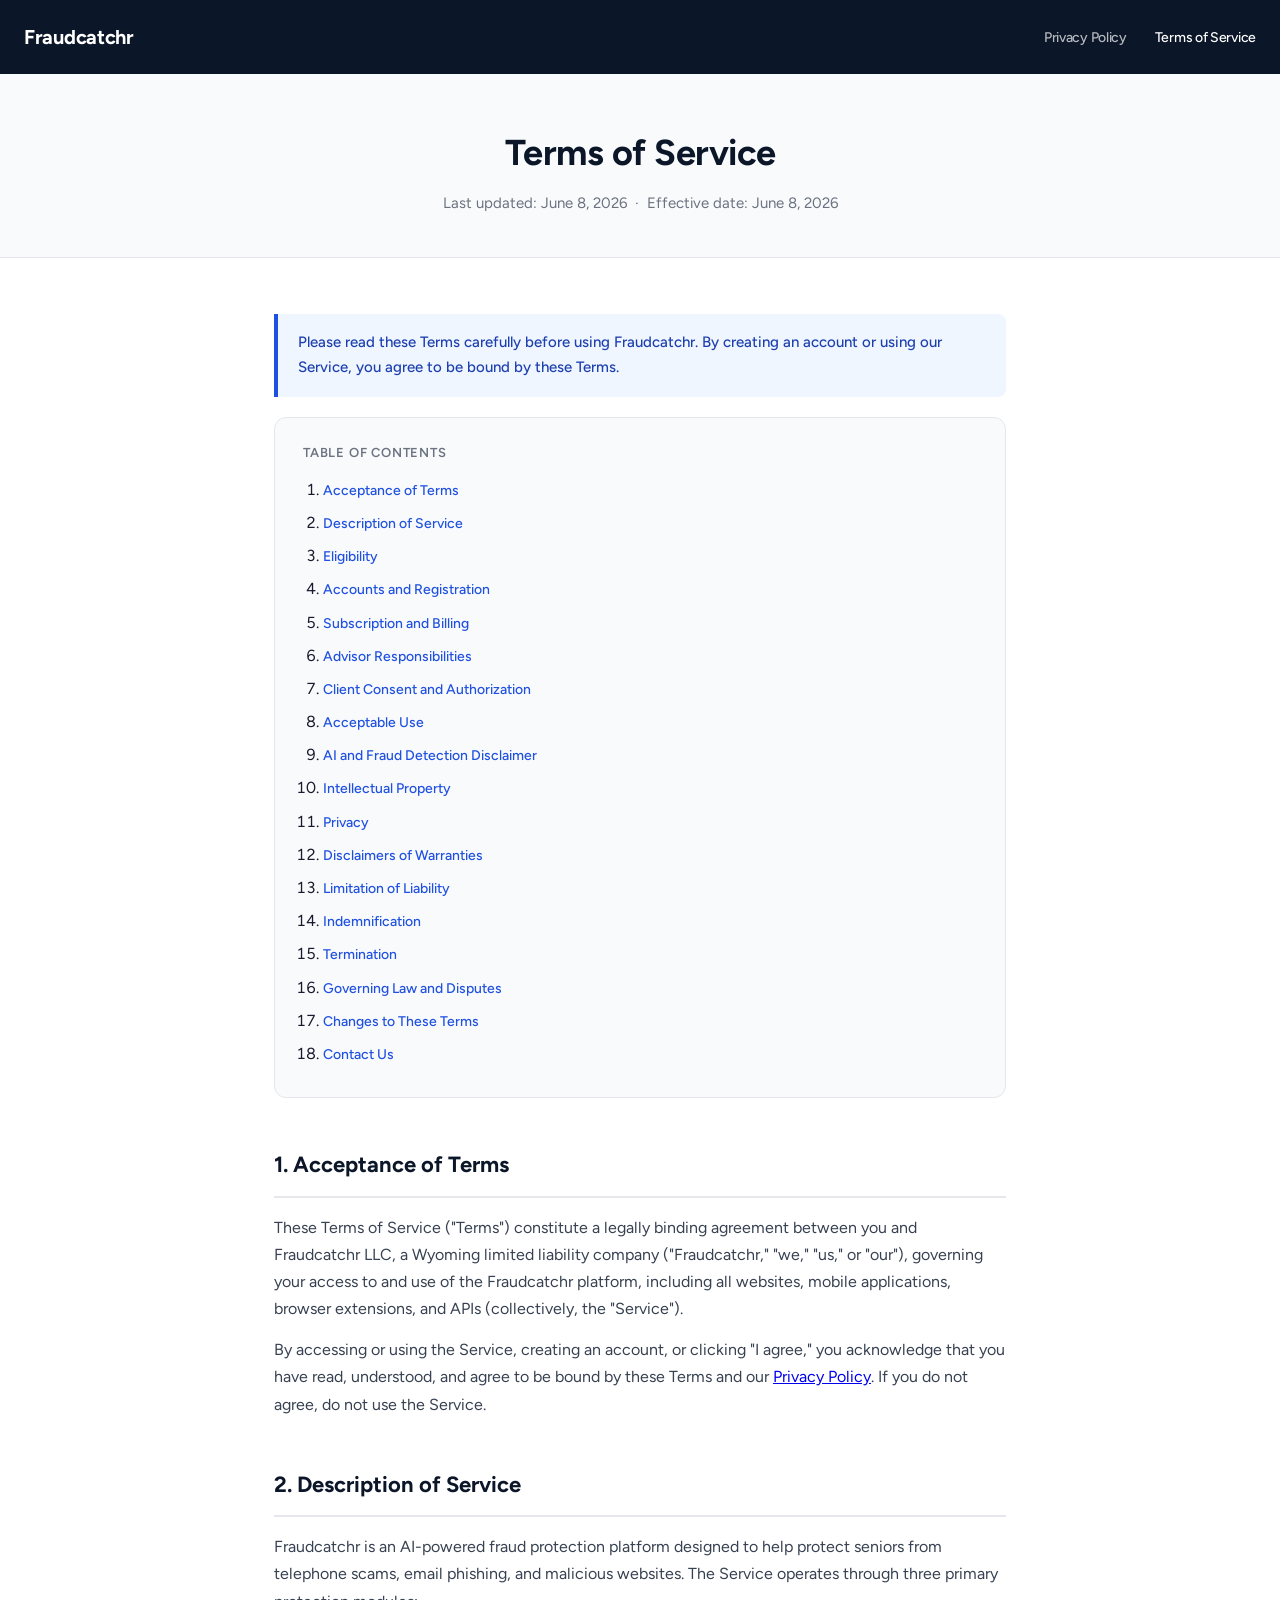
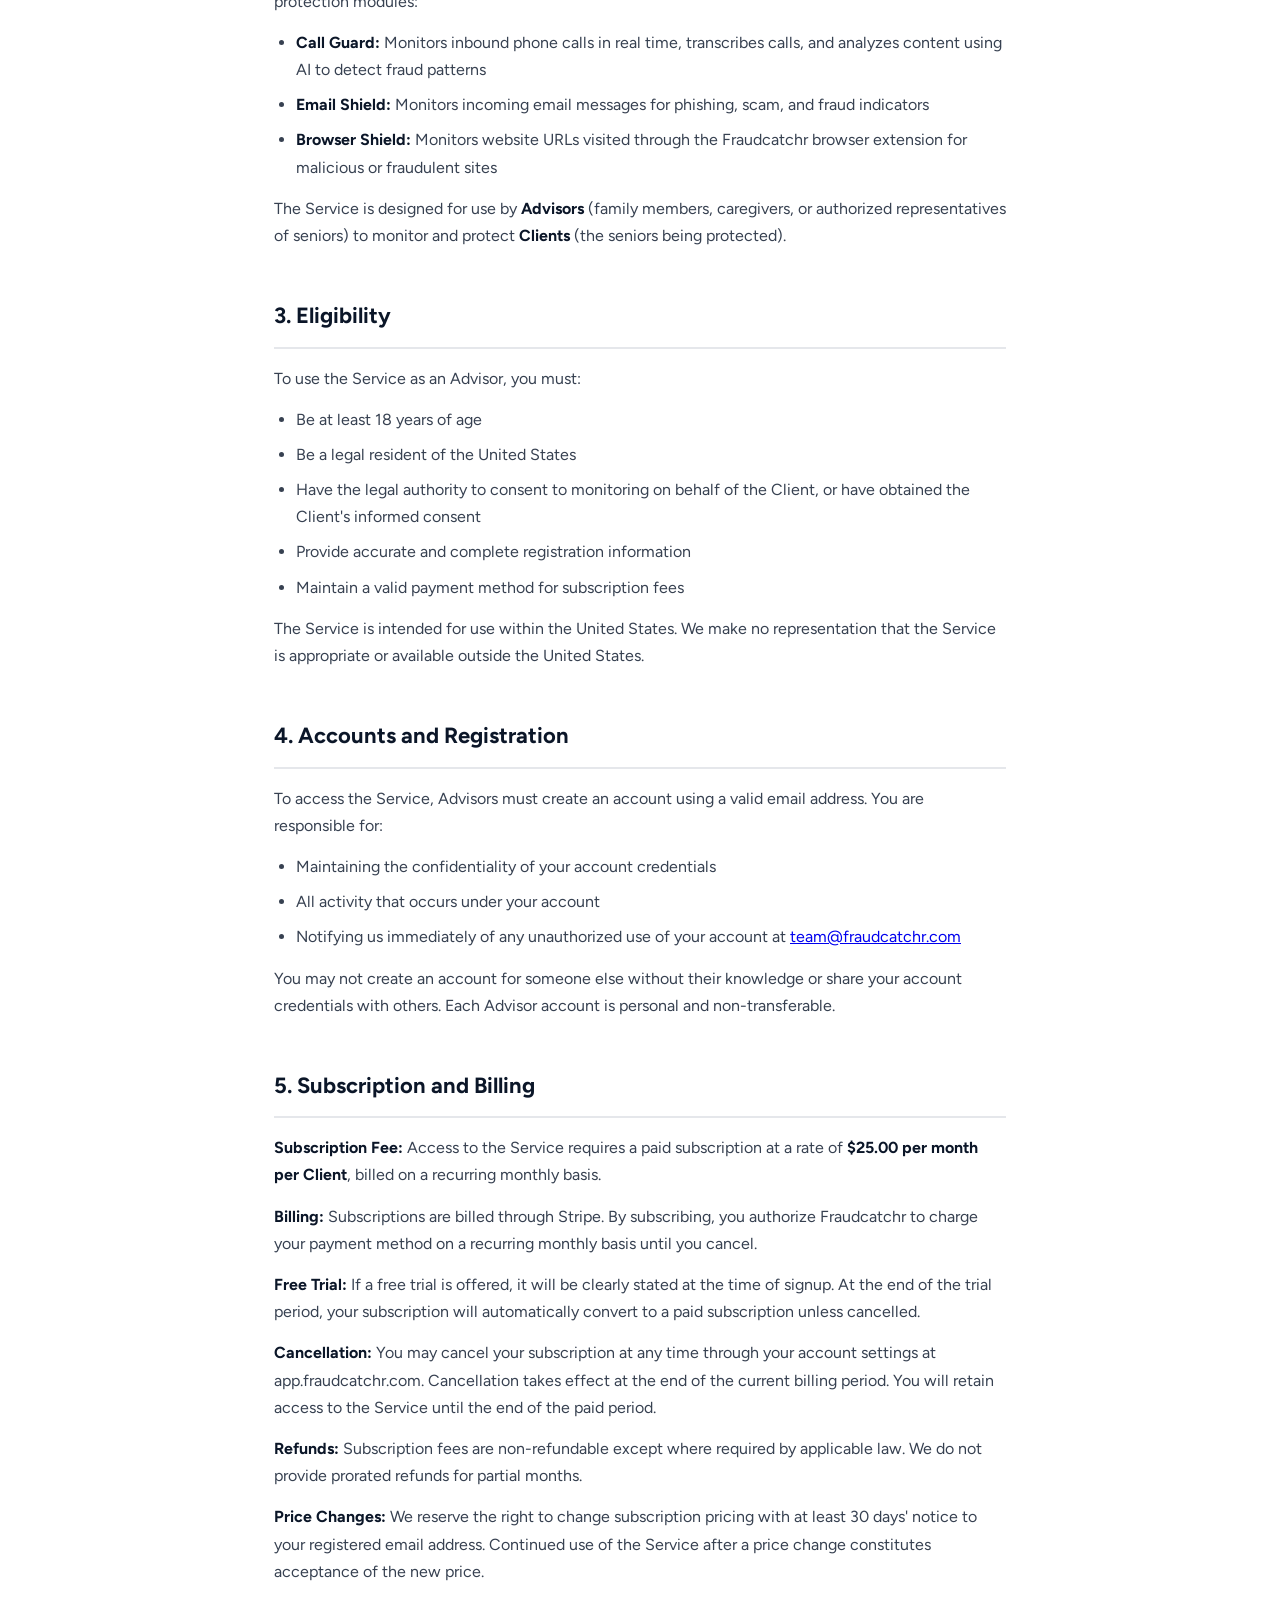
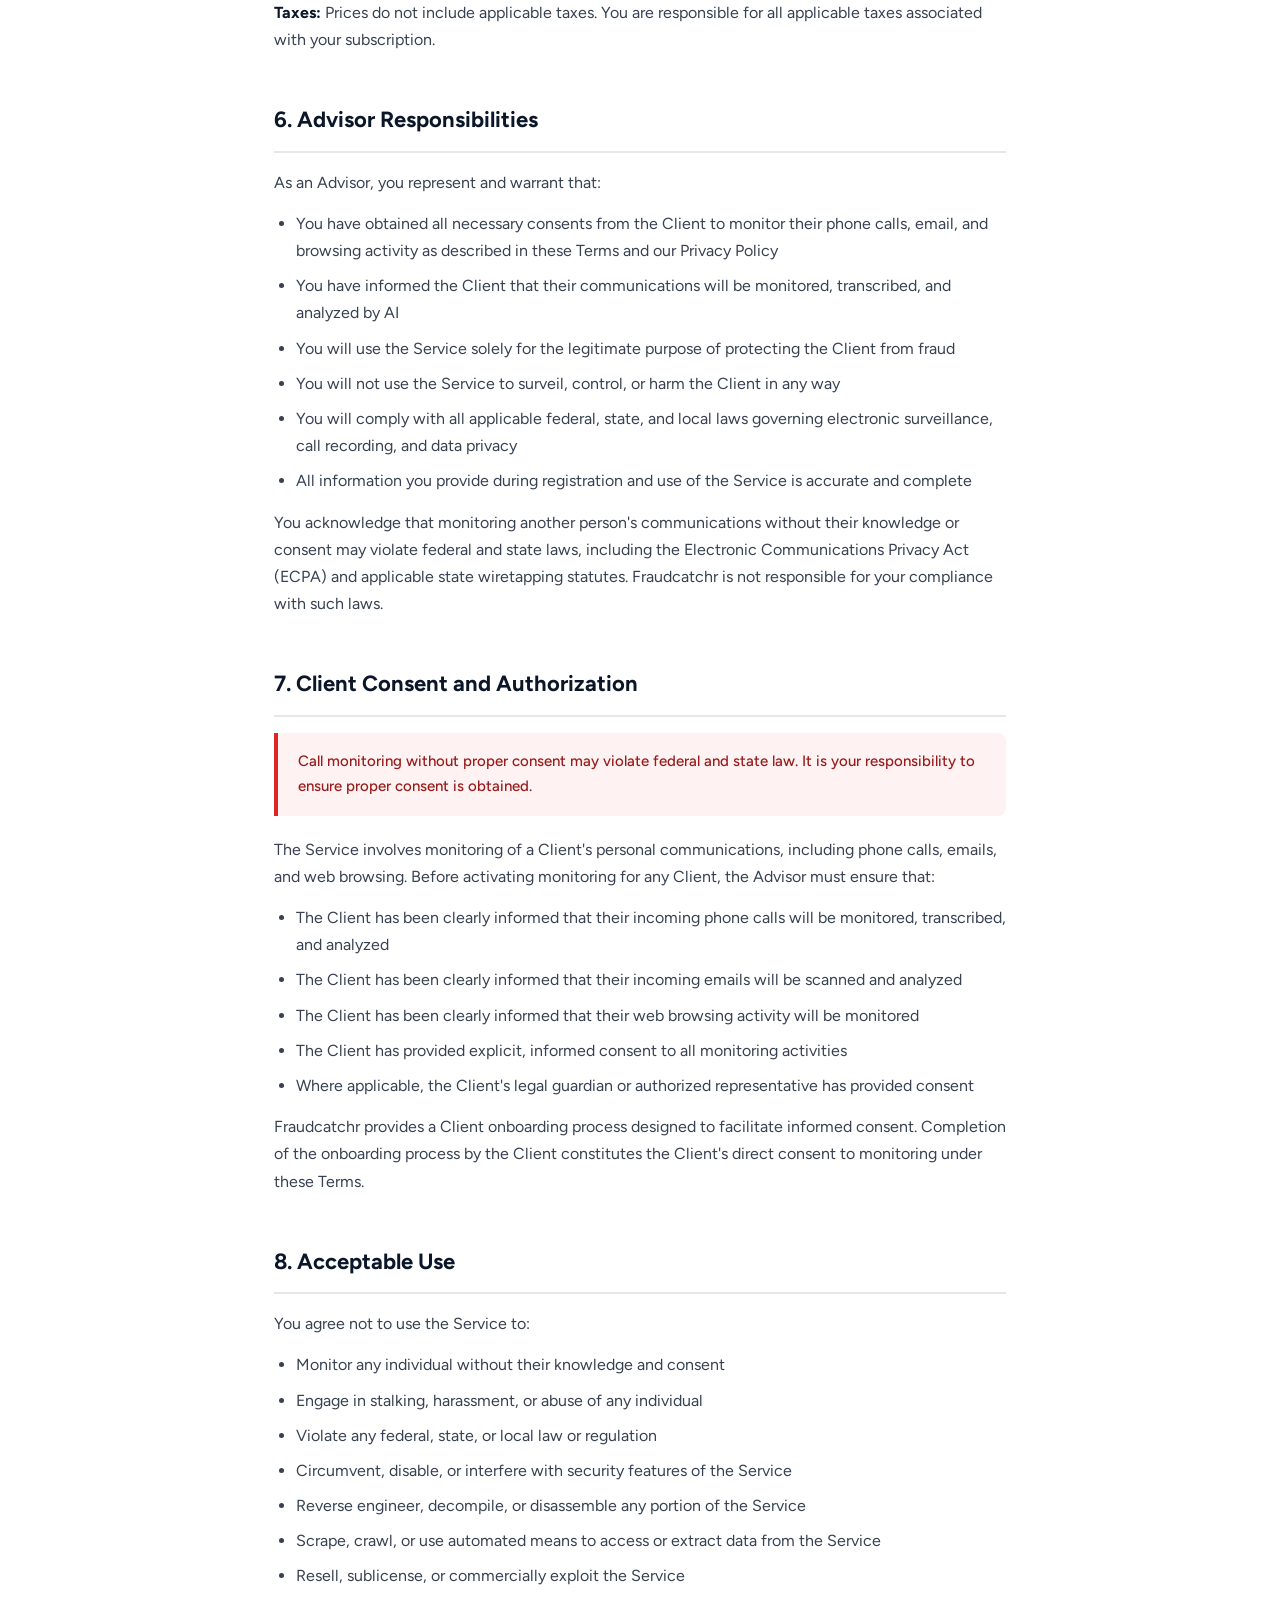
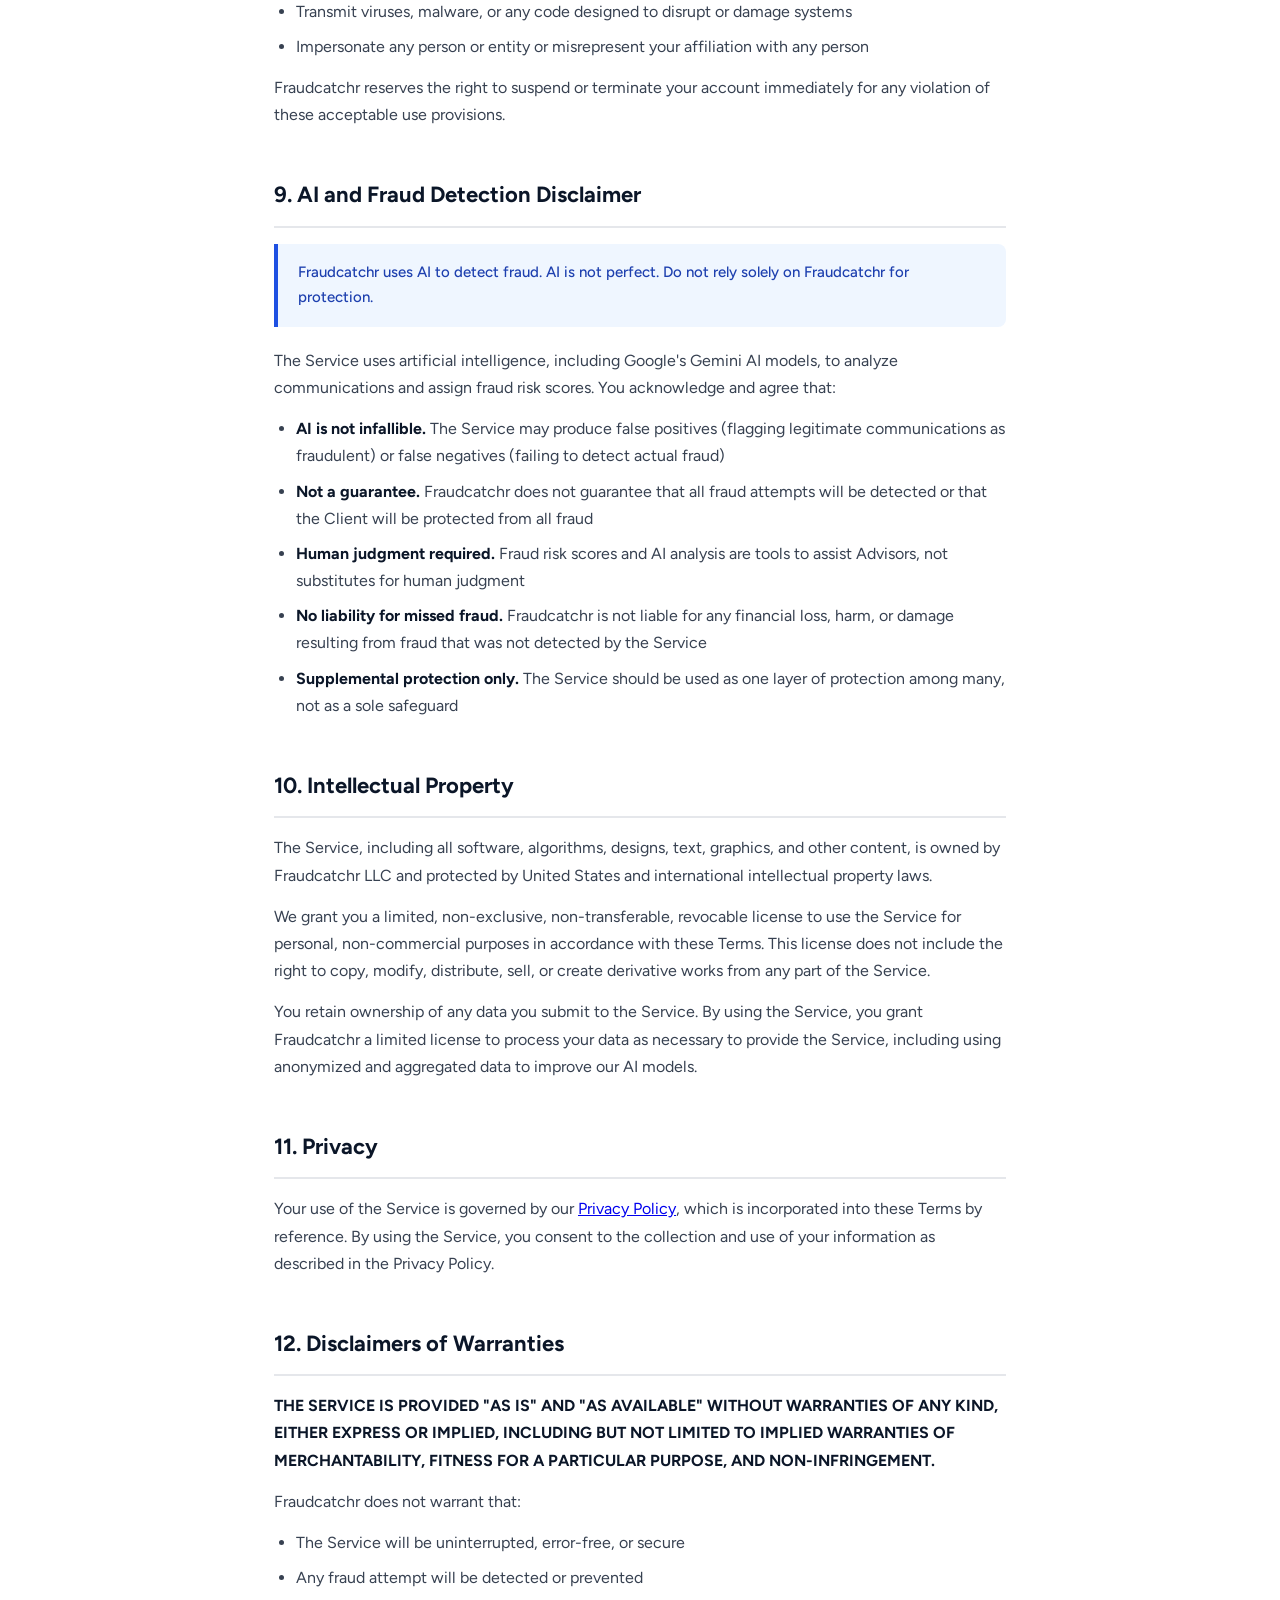
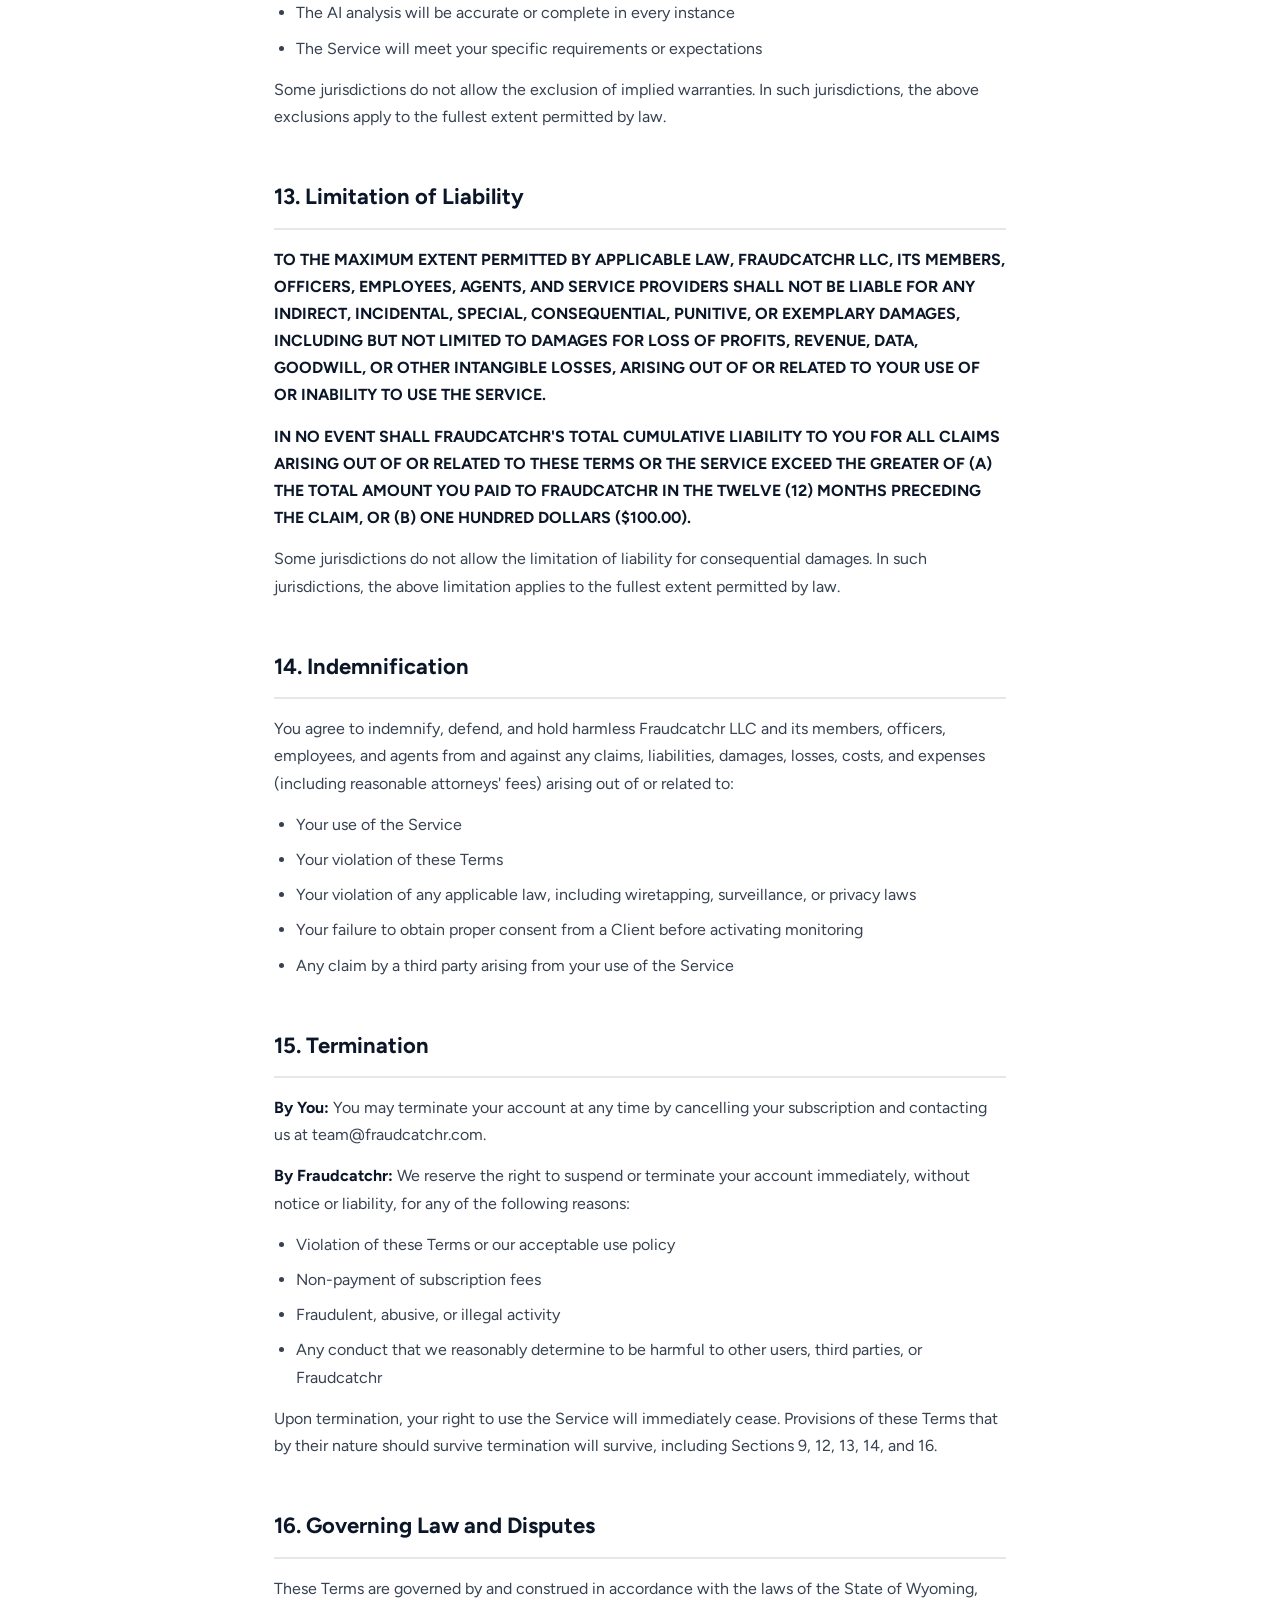
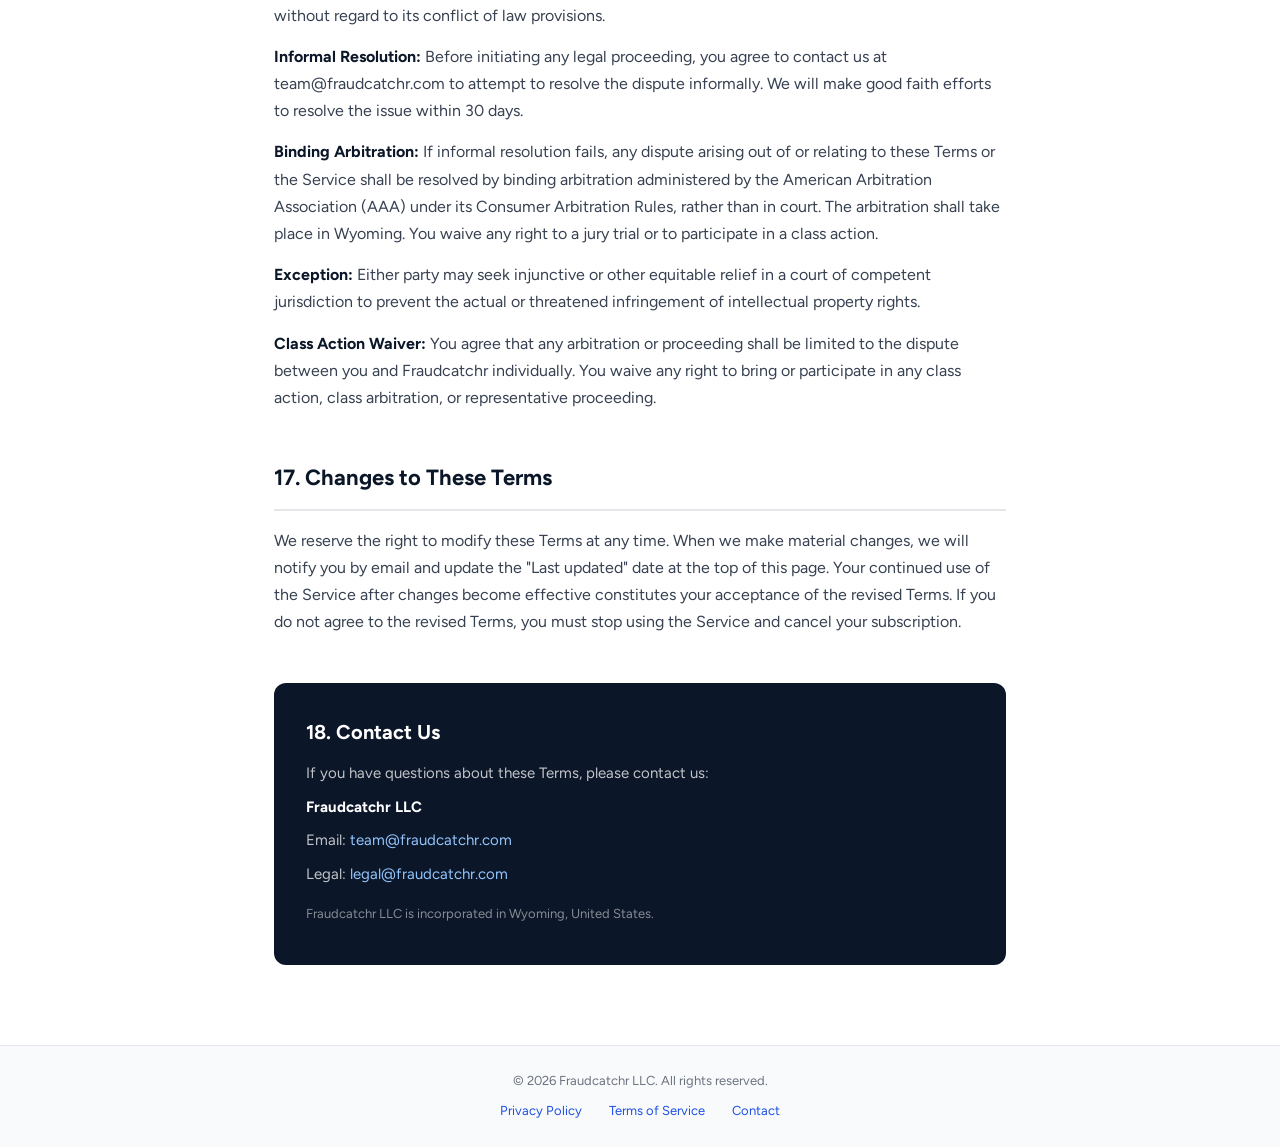
<file: terms-and-conditions.html>
<!DOCTYPE html>
<html lang="en">
<head>
  <meta charset="UTF-8" />
  <meta name="viewport" content="width=device-width, initial-scale=1.0" />
  <title>Terms of Service — Fraudcatchr</title>
  <link rel="preconnect" href="https://fonts.googleapis.com" />
  <link rel="preconnect" href="https://fonts.gstatic.com" crossorigin />
  <link href="https://fonts.googleapis.com/css2?family=Figtree:wght@400;500;600;700&display=swap" rel="stylesheet" />
  <style>
    *, *::before, *::after { box-sizing: border-box; margin: 0; padding: 0; }

    :root {
      --navy: #0B1628;
      --blue: #1E50E2;
      --text: #1a1a2e;
      --muted: #6B7280;
      --border: #E5E7EB;
      --bg: #F9FAFB;
    }

    body {
      font-family: 'Figtree', sans-serif;
      color: var(--text);
      background: #fff;
      line-height: 1.7;
      font-size: 16px;
    }

    header {
      background: var(--navy);
      padding: 20px 24px;
      display: flex;
      align-items: center;
      justify-content: space-between;
    }

    header a {
      color: #fff;
      text-decoration: none;
      font-weight: 700;
      font-size: 20px;
      letter-spacing: -0.3px;
    }

    header nav a {
      color: rgba(255,255,255,0.7);
      text-decoration: none;
      font-size: 14px;
      font-weight: 500;
      margin-left: 24px;
      transition: color 0.2s;
    }

    header nav a:hover { color: #fff; }
    header nav a.active { color: #fff; }

    .hero {
      background: var(--bg);
      border-bottom: 1px solid var(--border);
      padding: 48px 24px 40px;
      text-align: center;
    }

    .hero h1 {
      font-size: 36px;
      font-weight: 700;
      color: var(--navy);
      letter-spacing: -0.5px;
      margin-bottom: 8px;
    }

    .hero p {
      color: var(--muted);
      font-size: 15px;
    }

    .container {
      max-width: 780px;
      margin: 0 auto;
      padding: 56px 24px 80px;
    }

    .toc {
      background: var(--bg);
      border: 1px solid var(--border);
      border-radius: 12px;
      padding: 24px 28px;
      margin-bottom: 48px;
    }

    .toc h3 {
      font-size: 13px;
      font-weight: 600;
      text-transform: uppercase;
      letter-spacing: 0.8px;
      color: var(--muted);
      margin-bottom: 12px;
    }

    .toc ol {
      padding-left: 20px;
    }

    .toc ol li {
      margin-bottom: 6px;
    }

    .toc ol li a {
      color: var(--blue);
      text-decoration: none;
      font-size: 14px;
      font-weight: 500;
    }

    .toc ol li a:hover { text-decoration: underline; }

    section {
      margin-bottom: 48px;
      scroll-margin-top: 24px;
    }

    section h2 {
      font-size: 22px;
      font-weight: 700;
      color: var(--navy);
      margin-bottom: 16px;
      padding-bottom: 12px;
      border-bottom: 2px solid var(--border);
    }

    section p {
      margin-bottom: 14px;
      color: #374151;
    }

    section ul, section ol {
      padding-left: 22px;
      margin-bottom: 14px;
    }

    section ul li, section ol li {
      margin-bottom: 8px;
      color: #374151;
    }

    .highlight-box {
      background: #EFF6FF;
      border-left: 4px solid var(--blue);
      border-radius: 0 8px 8px 0;
      padding: 16px 20px;
      margin-bottom: 20px;
    }

    .highlight-box p {
      margin: 0;
      color: #1E40AF;
      font-weight: 500;
      font-size: 15px;
    }

    .warning-box {
      background: #FEF2F2;
      border-left: 4px solid #DC2626;
      border-radius: 0 8px 8px 0;
      padding: 16px 20px;
      margin-bottom: 20px;
    }

    .warning-box p {
      margin: 0;
      color: #991B1B;
      font-weight: 500;
      font-size: 15px;
    }

    .contact-box {
      background: var(--navy);
      border-radius: 12px;
      padding: 32px;
      color: #fff;
      margin-top: 48px;
    }

    .contact-box h3 {
      font-size: 20px;
      font-weight: 700;
      margin-bottom: 12px;
    }

    .contact-box p {
      color: rgba(255,255,255,0.75);
      margin-bottom: 8px;
      font-size: 15px;
    }

    .contact-box a {
      color: #93C5FD;
      text-decoration: none;
    }

    footer {
      background: var(--bg);
      border-top: 1px solid var(--border);
      padding: 24px;
      text-align: center;
      font-size: 13px;
      color: var(--muted);
    }

    footer a {
      color: var(--blue);
      text-decoration: none;
      margin: 0 12px;
    }

    strong { color: var(--navy); }

    @media (max-width: 600px) {
      .hero h1 { font-size: 28px; }
      .container { padding: 40px 16px 60px; }
    }
  </style>
</head>
<body>

<header>
  <a href="/">Fraudcatchr</a>
  <nav>
    <a href="/privacy-policy.html">Privacy Policy</a>
    <a href="/terms-and-conditions.html" class="active">Terms of Service</a>
  </nav>
</header>

<div class="hero">
  <h1>Terms of Service</h1>
  <p>Last updated: June 8, 2026 &nbsp;·&nbsp; Effective date: June 8, 2026</p>
</div>

<div class="container">

  <div class="highlight-box">
    <p>Please read these Terms carefully before using Fraudcatchr. By creating an account or using our Service, you agree to be bound by these Terms.</p>
  </div>

  <div class="toc">
    <h3>Table of Contents</h3>
    <ol>
      <li><a href="#acceptance">Acceptance of Terms</a></li>
      <li><a href="#description">Description of Service</a></li>
      <li><a href="#eligibility">Eligibility</a></li>
      <li><a href="#accounts">Accounts and Registration</a></li>
      <li><a href="#subscription">Subscription and Billing</a></li>
      <li><a href="#advisor-responsibilities">Advisor Responsibilities</a></li>
      <li><a href="#client-consent">Client Consent and Authorization</a></li>
      <li><a href="#acceptable-use">Acceptable Use</a></li>
      <li><a href="#ai-disclaimer">AI and Fraud Detection Disclaimer</a></li>
      <li><a href="#intellectual-property">Intellectual Property</a></li>
      <li><a href="#privacy">Privacy</a></li>
      <li><a href="#disclaimers">Disclaimers of Warranties</a></li>
      <li><a href="#limitation">Limitation of Liability</a></li>
      <li><a href="#indemnification">Indemnification</a></li>
      <li><a href="#termination">Termination</a></li>
      <li><a href="#governing-law">Governing Law and Disputes</a></li>
      <li><a href="#changes">Changes to These Terms</a></li>
      <li><a href="#contact">Contact Us</a></li>
    </ol>
  </div>

  <section id="acceptance">
    <h2>1. Acceptance of Terms</h2>
    <p>These Terms of Service ("Terms") constitute a legally binding agreement between you and Fraudcatchr LLC, a Wyoming limited liability company ("Fraudcatchr," "we," "us," or "our"), governing your access to and use of the Fraudcatchr platform, including all websites, mobile applications, browser extensions, and APIs (collectively, the "Service").</p>
    <p>By accessing or using the Service, creating an account, or clicking "I agree," you acknowledge that you have read, understood, and agree to be bound by these Terms and our <a href="/privacy-policy.html">Privacy Policy</a>. If you do not agree, do not use the Service.</p>
  </section>

  <section id="description">
    <h2>2. Description of Service</h2>
    <p>Fraudcatchr is an AI-powered fraud protection platform designed to help protect seniors from telephone scams, email phishing, and malicious websites. The Service operates through three primary protection modules:</p>
    <ul>
      <li><strong>Call Guard:</strong> Monitors inbound phone calls in real time, transcribes calls, and analyzes content using AI to detect fraud patterns</li>
      <li><strong>Email Shield:</strong> Monitors incoming email messages for phishing, scam, and fraud indicators</li>
      <li><strong>Browser Shield:</strong> Monitors website URLs visited through the Fraudcatchr browser extension for malicious or fraudulent sites</li>
    </ul>
    <p>The Service is designed for use by <strong>Advisors</strong> (family members, caregivers, or authorized representatives of seniors) to monitor and protect <strong>Clients</strong> (the seniors being protected).</p>
  </section>

  <section id="eligibility">
    <h2>3. Eligibility</h2>
    <p>To use the Service as an Advisor, you must:</p>
    <ul>
      <li>Be at least 18 years of age</li>
      <li>Be a legal resident of the United States</li>
      <li>Have the legal authority to consent to monitoring on behalf of the Client, or have obtained the Client's informed consent</li>
      <li>Provide accurate and complete registration information</li>
      <li>Maintain a valid payment method for subscription fees</li>
    </ul>
    <p>The Service is intended for use within the United States. We make no representation that the Service is appropriate or available outside the United States.</p>
  </section>

  <section id="accounts">
    <h2>4. Accounts and Registration</h2>
    <p>To access the Service, Advisors must create an account using a valid email address. You are responsible for:</p>
    <ul>
      <li>Maintaining the confidentiality of your account credentials</li>
      <li>All activity that occurs under your account</li>
      <li>Notifying us immediately of any unauthorized use of your account at <a href="mailto:team@fraudcatchr.com">team@fraudcatchr.com</a></li>
    </ul>
    <p>You may not create an account for someone else without their knowledge or share your account credentials with others. Each Advisor account is personal and non-transferable.</p>
  </section>

  <section id="subscription">
    <h2>5. Subscription and Billing</h2>
    <p><strong>Subscription Fee:</strong> Access to the Service requires a paid subscription at a rate of <strong>$25.00 per month per Client</strong>, billed on a recurring monthly basis.</p>
    <p><strong>Billing:</strong> Subscriptions are billed through Stripe. By subscribing, you authorize Fraudcatchr to charge your payment method on a recurring monthly basis until you cancel.</p>
    <p><strong>Free Trial:</strong> If a free trial is offered, it will be clearly stated at the time of signup. At the end of the trial period, your subscription will automatically convert to a paid subscription unless cancelled.</p>
    <p><strong>Cancellation:</strong> You may cancel your subscription at any time through your account settings at app.fraudcatchr.com. Cancellation takes effect at the end of the current billing period. You will retain access to the Service until the end of the paid period.</p>
    <p><strong>Refunds:</strong> Subscription fees are non-refundable except where required by applicable law. We do not provide prorated refunds for partial months.</p>
    <p><strong>Price Changes:</strong> We reserve the right to change subscription pricing with at least 30 days' notice to your registered email address. Continued use of the Service after a price change constitutes acceptance of the new price.</p>
    <p><strong>Taxes:</strong> Prices do not include applicable taxes. You are responsible for all applicable taxes associated with your subscription.</p>
  </section>

  <section id="advisor-responsibilities">
    <h2>6. Advisor Responsibilities</h2>
    <p>As an Advisor, you represent and warrant that:</p>
    <ul>
      <li>You have obtained all necessary consents from the Client to monitor their phone calls, email, and browsing activity as described in these Terms and our Privacy Policy</li>
      <li>You have informed the Client that their communications will be monitored, transcribed, and analyzed by AI</li>
      <li>You will use the Service solely for the legitimate purpose of protecting the Client from fraud</li>
      <li>You will not use the Service to surveil, control, or harm the Client in any way</li>
      <li>You will comply with all applicable federal, state, and local laws governing electronic surveillance, call recording, and data privacy</li>
      <li>All information you provide during registration and use of the Service is accurate and complete</li>
    </ul>
    <p>You acknowledge that monitoring another person's communications without their knowledge or consent may violate federal and state laws, including the Electronic Communications Privacy Act (ECPA) and applicable state wiretapping statutes. Fraudcatchr is not responsible for your compliance with such laws.</p>
  </section>

  <section id="client-consent">
    <h2>7. Client Consent and Authorization</h2>
    <div class="warning-box">
      <p>Call monitoring without proper consent may violate federal and state law. It is your responsibility to ensure proper consent is obtained.</p>
    </div>
    <p>The Service involves monitoring of a Client's personal communications, including phone calls, emails, and web browsing. Before activating monitoring for any Client, the Advisor must ensure that:</p>
    <ul>
      <li>The Client has been clearly informed that their incoming phone calls will be monitored, transcribed, and analyzed</li>
      <li>The Client has been clearly informed that their incoming emails will be scanned and analyzed</li>
      <li>The Client has been clearly informed that their web browsing activity will be monitored</li>
      <li>The Client has provided explicit, informed consent to all monitoring activities</li>
      <li>Where applicable, the Client's legal guardian or authorized representative has provided consent</li>
    </ul>
    <p>Fraudcatchr provides a Client onboarding process designed to facilitate informed consent. Completion of the onboarding process by the Client constitutes the Client's direct consent to monitoring under these Terms.</p>
  </section>

  <section id="acceptable-use">
    <h2>8. Acceptable Use</h2>
    <p>You agree not to use the Service to:</p>
    <ul>
      <li>Monitor any individual without their knowledge and consent</li>
      <li>Engage in stalking, harassment, or abuse of any individual</li>
      <li>Violate any federal, state, or local law or regulation</li>
      <li>Circumvent, disable, or interfere with security features of the Service</li>
      <li>Reverse engineer, decompile, or disassemble any portion of the Service</li>
      <li>Scrape, crawl, or use automated means to access or extract data from the Service</li>
      <li>Resell, sublicense, or commercially exploit the Service</li>
      <li>Transmit viruses, malware, or any code designed to disrupt or damage systems</li>
      <li>Impersonate any person or entity or misrepresent your affiliation with any person</li>
    </ul>
    <p>Fraudcatchr reserves the right to suspend or terminate your account immediately for any violation of these acceptable use provisions.</p>
  </section>

  <section id="ai-disclaimer">
    <h2>9. AI and Fraud Detection Disclaimer</h2>
    <div class="highlight-box">
      <p>Fraudcatchr uses AI to detect fraud. AI is not perfect. Do not rely solely on Fraudcatchr for protection.</p>
    </div>
    <p>The Service uses artificial intelligence, including Google's Gemini AI models, to analyze communications and assign fraud risk scores. You acknowledge and agree that:</p>
    <ul>
      <li><strong>AI is not infallible.</strong> The Service may produce false positives (flagging legitimate communications as fraudulent) or false negatives (failing to detect actual fraud)</li>
      <li><strong>Not a guarantee.</strong> Fraudcatchr does not guarantee that all fraud attempts will be detected or that the Client will be protected from all fraud</li>
      <li><strong>Human judgment required.</strong> Fraud risk scores and AI analysis are tools to assist Advisors, not substitutes for human judgment</li>
      <li><strong>No liability for missed fraud.</strong> Fraudcatchr is not liable for any financial loss, harm, or damage resulting from fraud that was not detected by the Service</li>
      <li><strong>Supplemental protection only.</strong> The Service should be used as one layer of protection among many, not as a sole safeguard</li>
    </ul>
  </section>

  <section id="intellectual-property">
    <h2>10. Intellectual Property</h2>
    <p>The Service, including all software, algorithms, designs, text, graphics, and other content, is owned by Fraudcatchr LLC and protected by United States and international intellectual property laws.</p>
    <p>We grant you a limited, non-exclusive, non-transferable, revocable license to use the Service for personal, non-commercial purposes in accordance with these Terms. This license does not include the right to copy, modify, distribute, sell, or create derivative works from any part of the Service.</p>
    <p>You retain ownership of any data you submit to the Service. By using the Service, you grant Fraudcatchr a limited license to process your data as necessary to provide the Service, including using anonymized and aggregated data to improve our AI models.</p>
  </section>

  <section id="privacy">
    <h2>11. Privacy</h2>
    <p>Your use of the Service is governed by our <a href="/privacy-policy.html">Privacy Policy</a>, which is incorporated into these Terms by reference. By using the Service, you consent to the collection and use of your information as described in the Privacy Policy.</p>
  </section>

  <section id="disclaimers">
    <h2>12. Disclaimers of Warranties</h2>
    <p><strong>THE SERVICE IS PROVIDED "AS IS" AND "AS AVAILABLE" WITHOUT WARRANTIES OF ANY KIND, EITHER EXPRESS OR IMPLIED, INCLUDING BUT NOT LIMITED TO IMPLIED WARRANTIES OF MERCHANTABILITY, FITNESS FOR A PARTICULAR PURPOSE, AND NON-INFRINGEMENT.</strong></p>
    <p>Fraudcatchr does not warrant that:</p>
    <ul>
      <li>The Service will be uninterrupted, error-free, or secure</li>
      <li>Any fraud attempt will be detected or prevented</li>
      <li>The AI analysis will be accurate or complete in every instance</li>
      <li>The Service will meet your specific requirements or expectations</li>
    </ul>
    <p>Some jurisdictions do not allow the exclusion of implied warranties. In such jurisdictions, the above exclusions apply to the fullest extent permitted by law.</p>
  </section>

  <section id="limitation">
    <h2>13. Limitation of Liability</h2>
    <p><strong>TO THE MAXIMUM EXTENT PERMITTED BY APPLICABLE LAW, FRAUDCATCHR LLC, ITS MEMBERS, OFFICERS, EMPLOYEES, AGENTS, AND SERVICE PROVIDERS SHALL NOT BE LIABLE FOR ANY INDIRECT, INCIDENTAL, SPECIAL, CONSEQUENTIAL, PUNITIVE, OR EXEMPLARY DAMAGES, INCLUDING BUT NOT LIMITED TO DAMAGES FOR LOSS OF PROFITS, REVENUE, DATA, GOODWILL, OR OTHER INTANGIBLE LOSSES, ARISING OUT OF OR RELATED TO YOUR USE OF OR INABILITY TO USE THE SERVICE.</strong></p>
    <p><strong>IN NO EVENT SHALL FRAUDCATCHR'S TOTAL CUMULATIVE LIABILITY TO YOU FOR ALL CLAIMS ARISING OUT OF OR RELATED TO THESE TERMS OR THE SERVICE EXCEED THE GREATER OF (A) THE TOTAL AMOUNT YOU PAID TO FRAUDCATCHR IN THE TWELVE (12) MONTHS PRECEDING THE CLAIM, OR (B) ONE HUNDRED DOLLARS ($100.00).</strong></p>
    <p>Some jurisdictions do not allow the limitation of liability for consequential damages. In such jurisdictions, the above limitation applies to the fullest extent permitted by law.</p>
  </section>

  <section id="indemnification">
    <h2>14. Indemnification</h2>
    <p>You agree to indemnify, defend, and hold harmless Fraudcatchr LLC and its members, officers, employees, and agents from and against any claims, liabilities, damages, losses, costs, and expenses (including reasonable attorneys' fees) arising out of or related to:</p>
    <ul>
      <li>Your use of the Service</li>
      <li>Your violation of these Terms</li>
      <li>Your violation of any applicable law, including wiretapping, surveillance, or privacy laws</li>
      <li>Your failure to obtain proper consent from a Client before activating monitoring</li>
      <li>Any claim by a third party arising from your use of the Service</li>
    </ul>
  </section>

  <section id="termination">
    <h2>15. Termination</h2>
    <p><strong>By You:</strong> You may terminate your account at any time by cancelling your subscription and contacting us at team@fraudcatchr.com.</p>
    <p><strong>By Fraudcatchr:</strong> We reserve the right to suspend or terminate your account immediately, without notice or liability, for any of the following reasons:</p>
    <ul>
      <li>Violation of these Terms or our acceptable use policy</li>
      <li>Non-payment of subscription fees</li>
      <li>Fraudulent, abusive, or illegal activity</li>
      <li>Any conduct that we reasonably determine to be harmful to other users, third parties, or Fraudcatchr</li>
    </ul>
    <p>Upon termination, your right to use the Service will immediately cease. Provisions of these Terms that by their nature should survive termination will survive, including Sections 9, 12, 13, 14, and 16.</p>
  </section>

  <section id="governing-law">
    <h2>16. Governing Law and Disputes</h2>
    <p>These Terms are governed by and construed in accordance with the laws of the State of Wyoming, without regard to its conflict of law provisions.</p>
    <p><strong>Informal Resolution:</strong> Before initiating any legal proceeding, you agree to contact us at team@fraudcatchr.com to attempt to resolve the dispute informally. We will make good faith efforts to resolve the issue within 30 days.</p>
    <p><strong>Binding Arbitration:</strong> If informal resolution fails, any dispute arising out of or relating to these Terms or the Service shall be resolved by binding arbitration administered by the American Arbitration Association (AAA) under its Consumer Arbitration Rules, rather than in court. The arbitration shall take place in Wyoming. You waive any right to a jury trial or to participate in a class action.</p>
    <p><strong>Exception:</strong> Either party may seek injunctive or other equitable relief in a court of competent jurisdiction to prevent the actual or threatened infringement of intellectual property rights.</p>
    <p><strong>Class Action Waiver:</strong> You agree that any arbitration or proceeding shall be limited to the dispute between you and Fraudcatchr individually. You waive any right to bring or participate in any class action, class arbitration, or representative proceeding.</p>
  </section>

  <section id="changes">
    <h2>17. Changes to These Terms</h2>
    <p>We reserve the right to modify these Terms at any time. When we make material changes, we will notify you by email and update the "Last updated" date at the top of this page. Your continued use of the Service after changes become effective constitutes your acceptance of the revised Terms. If you do not agree to the revised Terms, you must stop using the Service and cancel your subscription.</p>
  </section>

  <div class="contact-box" id="contact">
    <h3>18. Contact Us</h3>
    <p>If you have questions about these Terms, please contact us:</p>
    <p><strong style="color:#fff;">Fraudcatchr LLC</strong></p>
    <p>Email: <a href="mailto:team@fraudcatchr.com">team@fraudcatchr.com</a></p>
    <p>Legal: <a href="mailto:legal@fraudcatchr.com">legal@fraudcatchr.com</a></p>
    <p style="margin-top:16px;font-size:13px;color:rgba(255,255,255,0.5);">Fraudcatchr LLC is incorporated in Wyoming, United States.</p>
  </div>

</div>

<footer>
  <p>© 2026 Fraudcatchr LLC. All rights reserved.</p>
  <p style="margin-top:8px;">
    <a href="/privacy-policy.html">Privacy Policy</a>
    <a href="/terms-and-conditions.html">Terms of Service</a>
    <a href="mailto:team@fraudcatchr.com">Contact</a>
  </p>
</footer>

</body>
</html>
</file>
<file: assets/legal.css>
@import url("https://fonts.googleapis.com/css2?family=DM+Sans:wght@400;500;600;700&family=Playfair+Display:wght@600;700&display=swap");

:root {
  --navy: #0f2d4a;
  --brand: #1565c0;
  --brand-pale: #e3f2fd;
  --slate: #475569;
  --border: #e2e8f0;
}

* {
  box-sizing: border-box;
}

body {
  margin: 0;
  font-family: "DM Sans", system-ui, sans-serif;
  color: var(--navy);
  background: #f8fafc;
  line-height: 1.65;
}

a {
  color: var(--brand);
}

header {
  background: white;
  border-bottom: 1px solid var(--border);
}

.header-inner {
  max-width: 760px;
  margin: 0 auto;
  padding: 1rem 1.25rem;
  display: flex;
  align-items: center;
  justify-content: space-between;
  gap: 1rem;
}

.logo {
  font-family: "Playfair Display", Georgia, serif;
  font-size: 1.25rem;
  font-weight: 700;
  color: var(--navy);
  text-decoration: none;
}

nav a {
  margin-left: 1rem;
  font-size: 0.9rem;
  text-decoration: none;
  color: var(--slate);
}

main {
  max-width: 760px;
  margin: 0 auto;
  padding: 2.5rem 1.25rem 4rem;
}

h1 {
  font-family: "Playfair Display", Georgia, serif;
  font-size: 2.25rem;
  line-height: 1.2;
  margin: 0 0 0.5rem;
}

.meta {
  color: var(--slate);
  font-size: 0.95rem;
  margin-bottom: 2rem;
}

.lead {
  font-size: 1.05rem;
  margin-bottom: 2rem;
}

h2 {
  font-size: 1.2rem;
  margin: 2rem 0 0.75rem;
}

h3 {
  font-size: 1rem;
  margin: 1.25rem 0 0.5rem;
}

p,
ul,
ol {
  margin: 0 0 1rem;
  color: #1e293b;
}

ul,
ol {
  padding-left: 1.25rem;
}

li {
  margin-bottom: 0.35rem;
}

.callout {
  background: var(--brand-pale);
  border-left: 4px solid var(--brand);
  padding: 1rem 1.1rem;
  margin: 1.5rem 0;
  border-radius: 0 8px 8px 0;
}

.callout strong {
  display: block;
  margin-bottom: 0.35rem;
}

footer {
  border-top: 1px solid var(--border);
  padding: 1.5rem 1.25rem 2rem;
  text-align: center;
  color: var(--slate);
  font-size: 0.9rem;
}

footer a {
  margin: 0 0.5rem;
}
</file>
